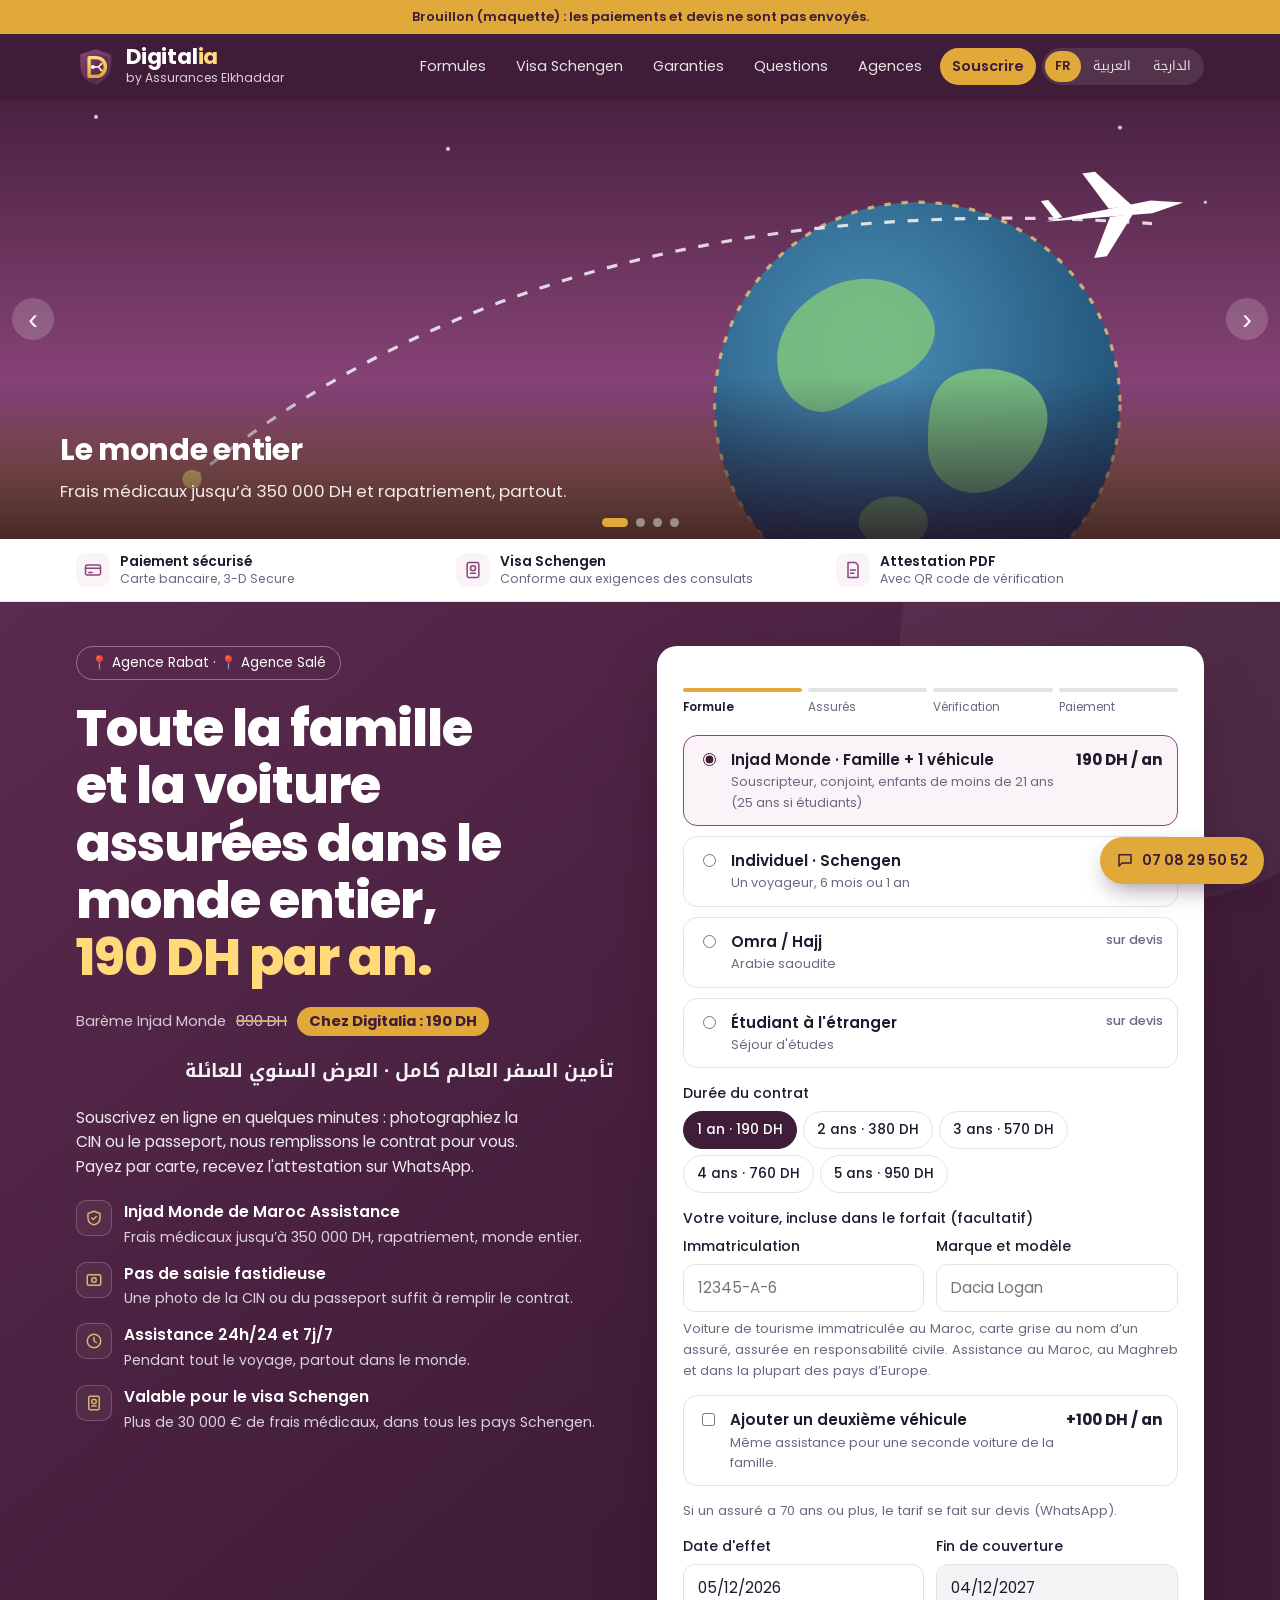
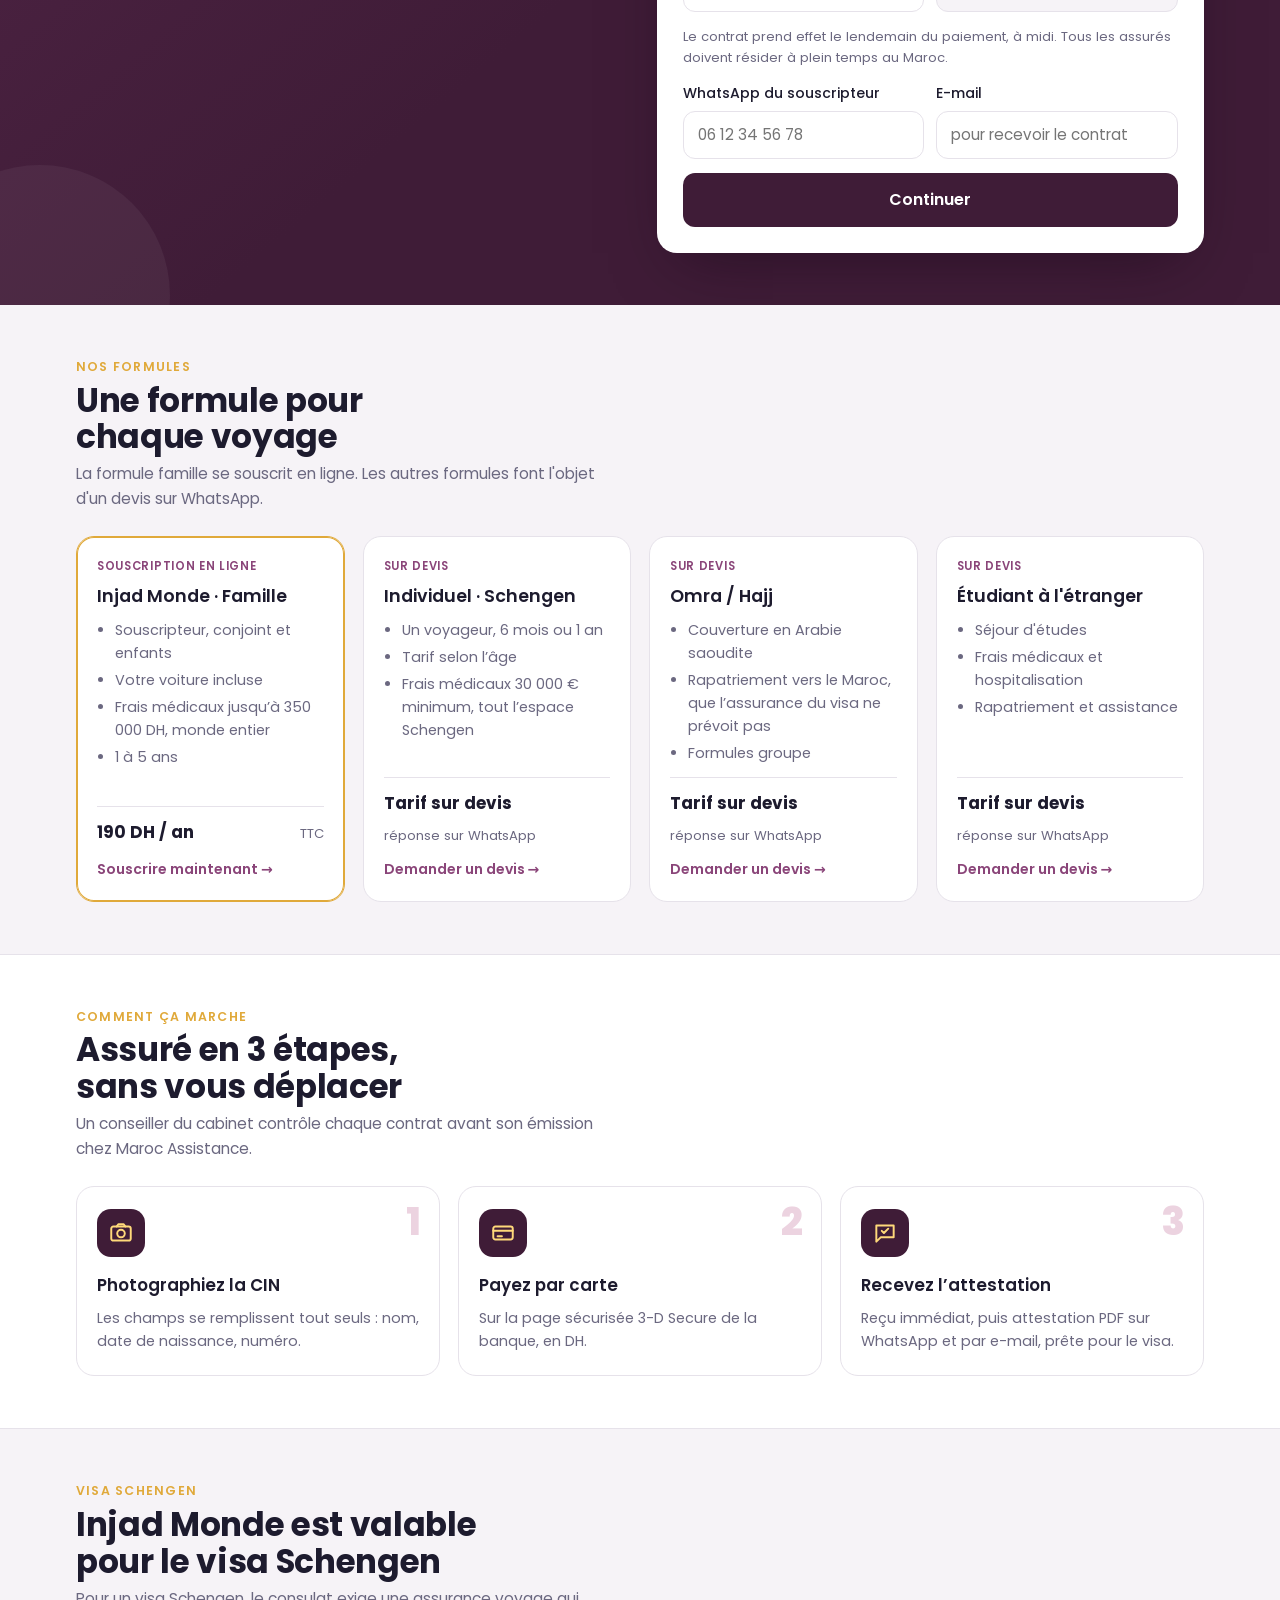
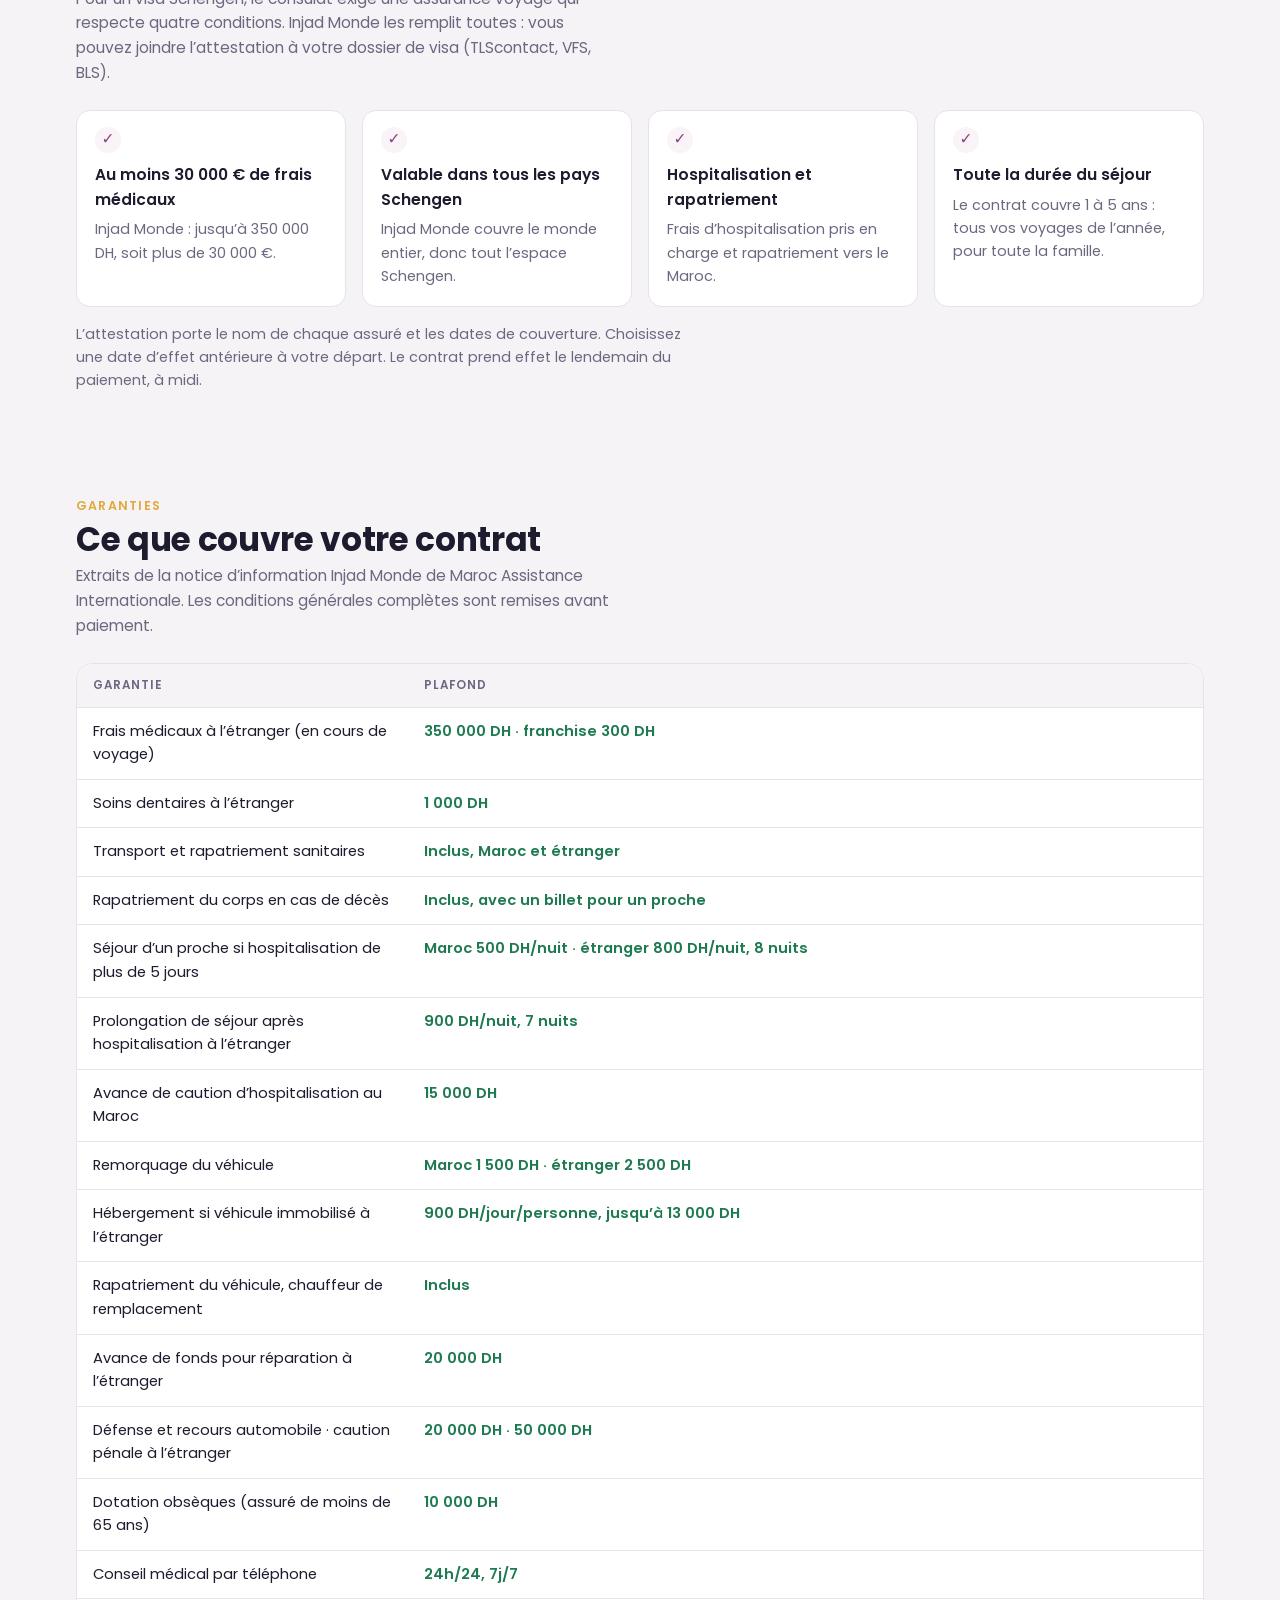
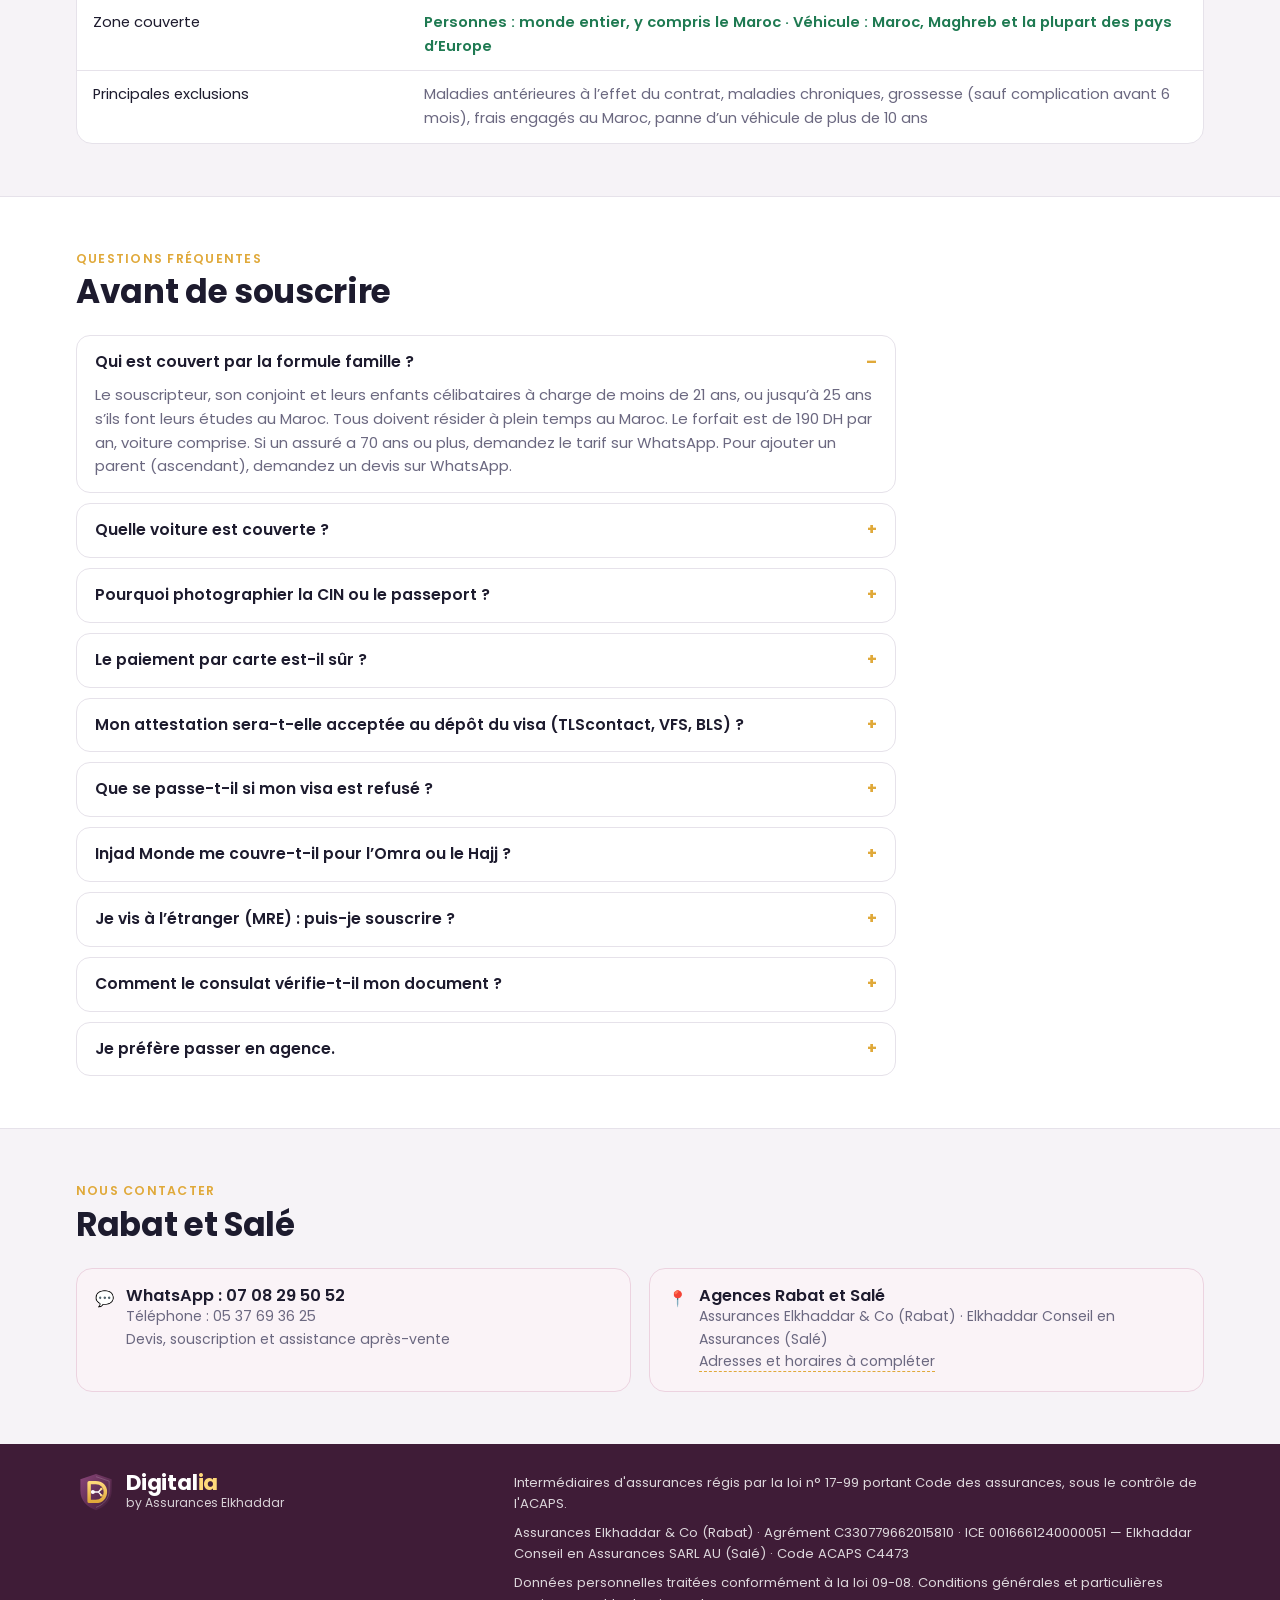
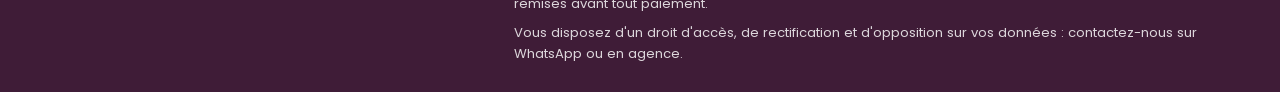
<file: digitalia-voyage/brouillon/digitalia-brouillon.html>
<!doctype html>
<html lang="fr">
<head>
<meta charset="utf-8">
<meta name="viewport" content="width=device-width,initial-scale=1,viewport-fit=cover">
<title>Digitalia · Injad Monde famille + voiture 190 DH / an · Rabat et Salé</title>
<meta name="description" content="Assistance voyage Injad Monde (Maroc Assistance) : toute la famille et la voiture, monde entier, 190 DH par an. Souscription en ligne en quelques minutes, paiement par carte, attestation sur WhatsApp. Assurances Elkhaddar, Rabat et Salé.">
<meta name="theme-color" content="#3f1c37">
<meta property="og:title" content="Toute la famille et la voiture assurées dans le monde entier, 190 DH par an">
<meta property="og:description" content="Souscription en ligne, paiement par carte, attestation sur WhatsApp.">
<meta property="og:type" content="website">
<link rel="icon" href="[data-uri]" type="image/svg+xml">
<link rel="preconnect" href="https://fonts.googleapis.com">
<link rel="preconnect" href="https://fonts.gstatic.com" crossorigin>
<link rel="stylesheet" href="https://fonts.googleapis.com/css2?family=Poppins:wght@400;500;600;700;800&family=Noto+Kufi+Arabic:wght@400;600;700&display=swap">
<style>
[hidden]{display:none !important}

/* Identité reprise de l'application Digitalia : panneau prune à gauche, carte blanche à droite, or pour l'accent "ia". */
:root{
  --prune:#3f1c37; --prune2:#5b2a4f; --prune3:#8a4579;
  --or:#e0a93a; --or2:#ffd97a;
  --ink:#1d1b2e; --quiet:#6b6880; --line:#e6e2ea;
  --bg:#f6f3f7; --surface:#ffffff; --tint:#faf3f7; --tint-line:#ecd3e0;
  --ok:#1f7a52; --warn:#a4560b; --on-prune:#ffffff;
  --f:"Poppins", system-ui, "Segoe UI", Roboto, sans-serif;
}
@media (prefers-color-scheme: dark){
  :root:not([data-theme="light"]){
    --ink:#f1ecf3; --quiet:#b3aac0; --line:#3a2d42; --bg:#160f17; --surface:#21172a; --tint:#2b1c2b; --tint-line:#4a2d45;
    --ok:#5cc597; --warn:#f0a457; color-scheme:dark;
  }
}
:root[data-theme="dark"]{
  --ink:#f1ecf3; --quiet:#b3aac0; --line:#3a2d42; --bg:#160f17; --surface:#21172a; --tint:#2b1c2b; --tint-line:#4a2d45;
  --ok:#5cc597; --warn:#f0a457; color-scheme:dark;
}
*{box-sizing:border-box}
body{margin:0;background:var(--bg);color:var(--ink);font-family:var(--f);font-size:15.5px;line-height:1.6}
.wrap{max-width:1160px;margin:0 auto;padding-left:max(16px, env(safe-area-inset-left, 0px));padding-right:max(16px, env(safe-area-inset-right, 0px))}
h1,h2,h3{margin:0;line-height:1.12;text-wrap:balance}
p{margin:0}
a{color:inherit}
:focus-visible{outline:3px solid var(--or);outline-offset:2px}
.gold{color:var(--or2)}
.ia{color:var(--or)}

/* Barre du haut */
.top{background:var(--prune);color:var(--on-prune)}
.top .wrap{display:flex;align-items:center;justify-content:space-between;gap:14px;flex-wrap:wrap;padding-block:12px}
.brand{display:flex;align-items:center;gap:10px;text-decoration:none}
.brand svg{width:40px;height:40px;flex:none}
.brand b{font-weight:700;font-size:1.35rem;letter-spacing:-.01em;display:block;line-height:1}
.brand b .ia{color:var(--or2)}
.brand small{display:block;font-size:.76rem;opacity:.8}
.menu{display:flex;gap:6px;flex-wrap:wrap;align-items:center}
.menu a{text-decoration:none;font-size:.9rem;padding:7px 12px;border-radius:999px;color:var(--on-prune);opacity:.88}
.menu a:hover{opacity:1;background:rgba(255,255,255,.08)}
.menu a.cta{background:var(--or);color:var(--prune);font-weight:600;opacity:1}

/* Héros */
.hero{background:linear-gradient(140deg,var(--prune2) 0%,var(--prune) 62%);color:var(--on-prune);position:relative;overflow:hidden}
.hero::before,.hero::after{content:"";position:absolute;border-radius:50%;background:rgba(255,255,255,.05);pointer-events:none}
.hero::before{width:520px;height:520px;right:-140px;top:-220px}
.hero::after{width:260px;height:260px;left:-90px;bottom:-120px}
.hero .wrap{position:relative;z-index:1;display:grid;grid-template-columns:1fr 1.02fr;gap:44px;padding-block:44px 52px;align-items:start}
.hero-copy{display:flex;flex-direction:column;gap:20px;min-width:0}
.pill{display:inline-flex;align-items:center;gap:6px;border:1px solid rgba(255,255,255,.35);border-radius:999px;padding:5px 14px;font-size:.84rem;width:max-content;max-width:100%}
.hero h1{font-size:clamp(2.1rem,4.4vw,3.2rem);font-weight:800;letter-spacing:-.02em}
.hero .lead{opacity:.9;max-width:50ch}
.perks{display:flex;flex-direction:column;gap:12px;padding:0;margin:0;list-style:none}
.perks li{display:flex;gap:12px;align-items:flex-start}
.perks .ico{flex:none;width:36px;height:36px;border-radius:10px;border:1px solid rgba(255,255,255,.25);display:grid;place-items:center;background:rgba(255,255,255,.06)}
.perks svg{width:18px;height:18px;stroke:var(--or2);fill:none;stroke-width:2;stroke-linecap:round;stroke-linejoin:round}
.perks b{font-weight:600;display:block}
.perks span{font-size:.88rem;opacity:.8}

/* Carte formulaire (comme la carte de connexion Digitalia) */
.card{background:var(--surface);color:var(--ink);border-radius:20px;padding:26px;box-shadow:0 24px 60px -24px rgba(20,5,20,.55);min-width:0}
.card-head{display:flex;flex-direction:column;align-items:center;gap:4px;text-align:center;margin-bottom:18px}
.card-head h2{font-size:1.35rem;font-weight:700}
.card-head p{color:var(--quiet);font-size:.92rem}
.seg{display:grid;grid-template-columns:repeat(4,1fr);gap:4px;background:var(--bg);border-radius:12px;padding:4px;margin-bottom:14px}
.seg label{position:relative;text-align:center;font-size:.82rem;line-height:1.25;padding:9px 6px;border-radius:9px;cursor:pointer;color:var(--quiet)}
.seg input{position:absolute;opacity:0;inset:0;cursor:pointer}
.seg label:has(input:checked){background:var(--surface);color:var(--ink);font-weight:600;box-shadow:0 2px 8px -3px rgba(40,10,40,.25)}
.seg label:has(input:focus-visible){outline:3px solid var(--or)}
.note{display:flex;gap:10px;align-items:flex-start;background:var(--tint);border:1px solid var(--tint-line);border-radius:12px;padding:12px 14px;margin-bottom:16px;font-size:.86rem}
.note b{display:block;font-size:.92rem}
.note span{color:var(--quiet)}
.note .dot{color:#d6336c;flex:none}
.stack{display:flex;flex-direction:column;gap:14px}
.row{display:grid;grid-template-columns:1fr 1fr;gap:12px}
.field{display:flex;flex-direction:column;gap:6px;min-width:0}
.field label,.lbl{font-weight:500;font-size:.88rem}
input,select{font:inherit;font-size:.95rem;color:var(--ink);background:var(--surface);border:1px solid var(--line);border-radius:12px;padding:11px 14px;width:100%;min-width:0}
input:focus,select:focus{outline:none;border-color:var(--prune3);box-shadow:0 0 0 3px rgba(138,69,121,.18)}
.chips{display:flex;flex-wrap:wrap;gap:8px}
.chip{position:relative}
.chip input{position:absolute;opacity:0;inset:0;cursor:pointer}
.chip span{display:inline-block;padding:7px 13px;border:1px solid var(--line);border-radius:999px;font-size:.86rem;cursor:pointer}
.chip input:checked + span{background:var(--prune);border-color:var(--prune);color:var(--on-prune);font-weight:500}
.chip input:focus-visible + span{outline:3px solid var(--or);outline-offset:2px}
.hint{font-size:.82rem;color:var(--quiet)}
.hint.warn{color:var(--warn)}
.consent{display:flex;gap:10px;align-items:flex-start;font-size:.8rem;color:var(--quiet)}
.consent input{width:auto;margin-top:4px;accent-color:var(--prune)}
.btn{font:inherit;font-weight:600;border:0;border-radius:12px;padding:14px 18px;cursor:pointer;background:var(--prune);color:var(--on-prune);width:100%;font-size:1rem;text-align:center;text-decoration:none;display:block}
.btn:hover{background:var(--prune2)}
.btn.gold{background:var(--or);color:var(--prune)}
.btn.gold:hover{background:var(--or2)}
.btn.line{background:transparent;color:var(--ink);border:1px solid var(--line)}
.err{color:var(--warn);font-size:.86rem;font-weight:500}

/* Récapitulatif */
.recap{padding-block:34px 10px}
.ticket{display:grid;grid-template-columns:1fr 260px;background:var(--surface);border:1px solid var(--line);border-radius:20px;overflow:hidden}
.ticket-main{padding:22px 24px;display:flex;flex-direction:column;gap:18px;min-width:0}
.t-head{display:flex;justify-content:space-between;align-items:baseline;gap:10px;flex-wrap:wrap}
.t-head h3{font-size:1.1rem;font-weight:600}
.ref{font-size:.82rem;color:var(--quiet);font-variant-numeric:tabular-nums}
.route{display:flex;align-items:center;gap:14px}
.code{font-weight:800;font-size:1.9rem;letter-spacing:.03em;color:var(--prune)}
:root[data-theme="dark"] .code{color:var(--or2)}
@media (prefers-color-scheme: dark){:root:not([data-theme="light"]) .code{color:var(--or2)}}
.route .line-a{flex:1;border-top:2px dashed var(--line);position:relative;min-width:30px}
.route .line-a::after{content:"";position:absolute;right:-2px;top:-6px;width:10px;height:10px;border-radius:50%;background:var(--or)}
.kv{display:grid;grid-template-columns:repeat(4,minmax(0,1fr));gap:12px}
.kv small{display:block;font-size:.7rem;letter-spacing:.08em;text-transform:uppercase;color:var(--quiet)}
.kv b{font-weight:600;font-variant-numeric:tabular-nums;overflow-wrap:anywhere}
.stub{background:var(--tint);border-left:2px dashed var(--tint-line);padding:22px;display:flex;flex-direction:column;gap:12px;justify-content:center}
.status{display:inline-flex;align-items:center;gap:7px;font-size:.8rem;font-weight:600;color:var(--quiet)}
.status::before{content:"";width:8px;height:8px;border-radius:50%;background:currentColor}
.status.ready{color:var(--ok)}
.stub p{font-size:.88rem;color:var(--quiet)}
.msg{margin-top:12px;display:grid;gap:8px}
.msg pre{font-family:ui-monospace,Consolas,monospace;font-size:.8rem;white-space:pre-wrap;background:var(--surface);border:1px solid var(--line);border-radius:12px;padding:12px;margin:0;max-height:190px;overflow:auto}

/* Sections */
section.block{padding-block:52px}
section.alt{background:var(--surface);border-block:1px solid var(--line)}
.kicker{font-size:.78rem;font-weight:600;letter-spacing:.1em;text-transform:uppercase;color:var(--or)}
.sec-head{display:flex;flex-direction:column;gap:6px;margin-bottom:24px;max-width:60ch}
.sec-head h2{font-size:clamp(1.5rem,3vw,2.05rem);font-weight:700;letter-spacing:-.01em}
.sec-head p{color:var(--quiet)}
.offers{display:grid;grid-template-columns:repeat(4,minmax(0,1fr));gap:18px}
.offer{border:1px solid var(--line);border-radius:18px;padding:20px;display:flex;flex-direction:column;gap:12px;background:var(--surface)}
.offer.star{border-color:var(--or);box-shadow:0 0 0 1px var(--or) inset}
.offer .tag{font-size:.72rem;font-weight:600;letter-spacing:.06em;text-transform:uppercase;color:var(--prune3)}
.offer h3{font-size:1.1rem;font-weight:600}
.offer ul{margin:0;padding-left:18px;color:var(--quiet);font-size:.9rem;display:flex;flex-direction:column;gap:4px}
.offer .price{margin-top:auto;display:flex;align-items:baseline;justify-content:space-between;gap:8px;border-top:1px solid var(--line);padding-top:12px;flex-wrap:wrap}
.offer .price b{font-size:1.05rem;font-variant-numeric:tabular-nums}
.offer .price span{font-size:.82rem;color:var(--quiet)}
.offer button{font:inherit;font-size:.88rem;font-weight:600;background:none;border:0;color:var(--prune3);cursor:pointer;padding:0;text-align:left}
:root[data-theme="dark"] .offer button{color:var(--or2)}
@media (prefers-color-scheme: dark){:root:not([data-theme="light"]) .offer button{color:var(--or2)}}
.tbl{overflow-x:auto;border:1px solid var(--line);border-radius:16px;background:var(--surface)}
table{width:100%;border-collapse:collapse;font-size:.92rem;min-width:560px}
th,td{text-align:left;padding:12px 16px;border-bottom:1px solid var(--line);vertical-align:top}
tr:last-child td{border-bottom:0}
th{font-size:.74rem;text-transform:uppercase;letter-spacing:.08em;color:var(--quiet);font-weight:600;background:var(--bg)}
td.y{color:var(--ok);font-weight:600}
td.c{color:var(--quiet)}
.steps{display:grid;grid-template-columns:repeat(4,minmax(0,1fr));gap:22px;list-style:none;padding:0;margin:0;counter-reset:s}
.steps li{counter-increment:s;display:flex;flex-direction:column;gap:6px}
.steps li::before{content:counter(s);width:38px;height:38px;border-radius:12px;background:var(--prune);color:var(--or2);font-weight:700;display:grid;place-items:center}
.steps b{font-weight:600}
.steps p{font-size:.9rem;color:var(--quiet)}
.faq{display:flex;flex-direction:column;gap:10px;max-width:820px}
details{border:1px solid var(--line);border-radius:14px;background:var(--surface);padding:14px 18px}
summary{cursor:pointer;font-weight:600;list-style:none;display:flex;justify-content:space-between;gap:12px}
summary::-webkit-details-marker{display:none}
summary::after{content:"+";color:var(--or);font-weight:700}
details[open] summary::after{content:"–"}
details p{color:var(--quiet);margin-top:8px;font-size:.93rem}
.agences{display:grid;grid-template-columns:1fr 1fr;gap:18px}
.agence{border:1px solid var(--tint-line);background:var(--tint);border-radius:16px;padding:18px;display:flex;gap:12px}
.agence h3{font-size:1.02rem;font-weight:600}
.agence p{font-size:.88rem;color:var(--quiet)}
.todo{border-bottom:1px dashed var(--or)}

footer{background:var(--prune);color:var(--on-prune)}
footer .wrap{padding-block:28px;display:grid;grid-template-columns:1.2fr 2fr;gap:24px;font-size:.82rem}
footer p{opacity:.82}
footer .fb{display:flex;flex-direction:column;gap:8px}

.wa-float{position:fixed;right:calc(16px + env(safe-area-inset-right, 0px));bottom:calc(16px + env(safe-area-inset-bottom, 0px));z-index:20;background:var(--or);color:var(--prune);font-weight:600;font-size:.9rem;text-decoration:none;padding:12px 16px;border-radius:999px;box-shadow:0 10px 24px -8px rgba(40,10,40,.5);display:flex;align-items:center;gap:8px}
.wa-float svg{width:18px;height:18px}

@media (max-width:920px){
  .hero .wrap{grid-template-columns:1fr}
  .ticket{grid-template-columns:1fr}
  .stub{border-left:0;border-top:2px dashed var(--tint-line)}
  .kv{grid-template-columns:repeat(2,minmax(0,1fr))}
  .offers{grid-template-columns:1fr 1fr}
  .steps{grid-template-columns:1fr 1fr}
  footer .wrap{grid-template-columns:1fr}
}
@media (max-width:560px){
  .row,.offers,.steps,.agences{grid-template-columns:1fr}
  .seg{grid-template-columns:1fr 1fr}
  .menu a:not(.cta){display:none}
  .card{padding:20px}
}
@media (prefers-reduced-motion:no-preference){
  .ticket.flash{animation:fl .7s ease}
  @keyframes fl{from{box-shadow:0 0 0 4px var(--or)}to{box-shadow:0 0 0 0 transparent}}
}

/* Tunnel de souscription */
.steps-bar{display:grid;grid-template-columns:repeat(4,1fr);gap:6px;margin-bottom:18px;list-style:none;padding:0}
.steps-bar li{font-size:.74rem;color:var(--quiet);display:flex;flex-direction:column;gap:6px}
.steps-bar li::before{content:"";height:4px;border-radius:4px;background:var(--line)}
.steps-bar li.on{color:var(--ink);font-weight:600}
.steps-bar li.on::before,.steps-bar li.done::before{background:var(--or)}
.pane[hidden]{display:none}
.offer-pick{display:flex;flex-direction:column;gap:10px}
.opt{position:relative;display:flex;gap:12px;align-items:flex-start;border:1px solid var(--line);border-radius:14px;padding:12px 14px;cursor:pointer}
.opt input{width:auto;flex:none;padding:0;margin-top:5px;accent-color:var(--prune)}
.opt:has(input:checked){border-color:var(--prune3);background:var(--tint)}
.opt .o-body{flex:1;min-width:0}
.opt b{display:block;font-weight:600;font-size:.95rem}
.opt small{color:var(--quiet);font-size:.8rem;display:block}
.opt .o-price{font-weight:700;white-space:nowrap;font-variant-numeric:tabular-nums}
.opt .o-price.q{font-weight:500;font-size:.8rem;color:var(--quiet)}
.lang{display:inline-flex;gap:2px;background:rgba(255,255,255,.1);border-radius:999px;padding:3px}
.lang button{font:inherit;font-size:.8rem;border:0;background:none;color:var(--on-prune);padding:5px 10px;border-radius:999px;cursor:pointer;opacity:.85}
.lang button[aria-pressed="true"]{background:var(--or);color:var(--prune);font-weight:600;opacity:1}
.lang button.arb{font-family:"Noto Kufi Arabic",Tahoma,sans-serif}
[dir="rtl"] body{font-family:"Noto Kufi Arabic","Segoe UI",Tahoma,sans-serif;line-height:1.75}
[dir="rtl"] .hero h1{letter-spacing:0;line-height:1.35}
[dir="rtl"] .kicker,[dir="rtl"] .kv small,[dir="rtl"] th{letter-spacing:0}
[dir="rtl"] .ar-line{display:none}
.wa-float,.num{direction:ltr;unicode-bidi:isolate}
[dir="rtl"] input[type=tel],[dir="rtl"] input[type=email],[dir="rtl"] .num{direction:ltr;text-align:right}
.ar{font-family:"Noto Kufi Arabic","Segoe UI",Tahoma,sans-serif;direction:rtl;unicode-bidi:isolate}
.trav{border:1px solid var(--line);border-radius:14px;padding:14px;display:flex;flex-direction:column;gap:12px}
.trav-head{display:flex;justify-content:space-between;align-items:center;gap:8px;flex-wrap:wrap}
.trav-head b{font-weight:600}
.trav-head button{font:inherit;font-size:.8rem;background:none;border:0;color:var(--warn);cursor:pointer}
.scan{display:flex;gap:10px;align-items:center;flex-wrap:wrap;background:var(--tint);border:1px dashed var(--tint-line);border-radius:12px;padding:10px 12px}
.scan label.btn{width:auto;padding:9px 14px;font-size:.86rem;display:inline-flex;align-items:center;gap:6px;cursor:pointer}
.scan input[type=file]{position:absolute;width:1px;height:1px;opacity:0}
.scan .s-msg{font-size:.82rem;color:var(--quiet);flex:1;min-width:150px}
.scan .s-msg.ok{color:var(--ok)}
.scan .s-msg.bad{color:var(--warn)}
.g3{display:grid;grid-template-columns:repeat(3,minmax(0,1fr));gap:10px}
.addbtn{font:inherit;font-size:.88rem;font-weight:600;background:none;border:1px dashed var(--prune3);color:var(--prune3);border-radius:12px;padding:10px;cursor:pointer}
.recap-list{display:grid;grid-template-columns:auto 1fr;gap:6px 14px;font-size:.9rem;margin:0}
.recap-list dt{color:var(--quiet)}
.recap-list dd{margin:0;font-weight:500;overflow-wrap:anywhere}
.total{display:flex;justify-content:space-between;align-items:baseline;border-top:1px solid var(--line);padding-top:12px;margin-top:4px}
.total b{font-size:1.5rem;font-variant-numeric:tabular-nums}
.nav{display:flex;gap:10px}
.nav .btn{flex:1}
.pay-box{border:1px solid var(--line);border-radius:14px;padding:16px;display:flex;flex-direction:column;gap:10px}
.cards{display:flex;gap:6px;flex-wrap:wrap}
.cards span{font-size:.72rem;font-weight:700;border:1px solid var(--line);border-radius:6px;padding:3px 8px;letter-spacing:.04em}
.demo{font-size:.8rem;background:var(--tint);border:1px solid var(--tint-line);border-radius:10px;padding:10px 12px;color:var(--ink)}
.pipe{list-style:none;padding:0;margin:0;display:flex;flex-direction:column;gap:10px}
.pipe li{display:flex;gap:12px;align-items:flex-start;font-size:.9rem}
.pipe li i{flex:none;width:22px;height:22px;border-radius:50%;border:2px solid var(--line);display:grid;place-items:center;font-style:normal;font-size:.7rem;margin-top:1px}
.pipe li.ok i{background:var(--ok);border-color:var(--ok);color:#fff}
.pipe li.wait i{border-color:var(--or)}
.pipe li small{display:block;color:var(--quiet);font-size:.8rem}
.json{font-family:ui-monospace,Consolas,monospace;font-size:.74rem;white-space:pre;background:var(--bg);border:1px solid var(--line);border-radius:10px;padding:10px;max-height:200px;overflow:auto;margin:0}
.flow{display:grid;grid-template-columns:repeat(5,minmax(0,1fr));gap:12px;list-style:none;padding:0;margin:0}
.flow li{border:1px solid var(--line);border-radius:14px;padding:14px;background:var(--surface);display:flex;flex-direction:column;gap:6px}
.flow li b{font-weight:600;font-size:.95rem}
.flow li span{font-size:.84rem;color:var(--quiet)}
.flow li em{font-style:normal;font-size:.7rem;font-weight:700;letter-spacing:.06em;text-transform:uppercase;color:var(--or)}
@media (max-width:920px){.flow{grid-template-columns:1fr 1fr}}
@media (max-width:560px){.g3,.flow{grid-template-columns:1fr}.steps-bar li{font-size:.68rem}}

.consent a.cg{color:var(--prune3);font-weight:600;white-space:nowrap}
:root[data-theme="dark"] .consent a.cg{color:var(--or2)}
@media (prefers-color-scheme: dark){:root:not([data-theme="light"]) .consent a.cg{color:var(--or2)}}
.scan .bar{height:3px;border-radius:3px;background:linear-gradient(90deg,var(--or),var(--prune3),var(--or));background-size:200% 100%;flex-basis:100%}
@media (prefers-reduced-motion:no-preference){.scan .bar{animation:ld 1.1s linear infinite}@keyframes ld{to{background-position:-200% 0}}}
.btn[disabled]{opacity:.6;cursor:progress}

.date-fr{font-variant-numeric:tabular-nums;direction:ltr}
[dir="rtl"] .date-fr{text-align:right}
.date-fr.bad{border-color:var(--warn)}
#echeance{background:var(--bg)}
.scan label.btn.line{background:var(--surface)}
.chip span{font-variant-numeric:tabular-nums}
#dureePick{gap:6px}
@media (max-width:560px){
  .tbl table{min-width:0}
  .tbl thead{display:none}
  .tbl tr{display:block;border-bottom:1px solid var(--line);padding-block:10px}
  .tbl tr:last-child{border-bottom:0}
  .tbl td{display:block;border:0;padding:2px 16px}
  .tbl td.y,.tbl td.c{font-size:.88rem}
}

/* Carrousel d'images */
.slider{position:relative;overflow:hidden;background:var(--prune);touch-action:pan-y}
.slides{display:flex;transition:transform .7s cubic-bezier(.4,.1,.2,1)}
.slide{flex:0 0 100%;margin:0;position:relative;aspect-ratio:12/5;max-height:440px;min-height:220px}
.slide img{width:100%;height:100%;object-fit:cover;display:block}
.slide figcaption{position:absolute;left:0;right:0;bottom:0;padding:48px max(16px,env(safe-area-inset-left,0px)) 34px;
  background:linear-gradient(transparent,rgba(30,10,28,.78));color:#fff;display:flex;flex-direction:column;gap:4px}
.slide figcaption b{font-size:clamp(1.15rem,3.2vw,1.9rem);font-weight:700;letter-spacing:-.01em;max-width:1160px;margin-inline:auto;width:100%}
.slide figcaption span{font-size:clamp(.85rem,1.8vw,1.05rem);opacity:.9;max-width:1160px;margin-inline:auto;width:100%}
.sl-nav{position:absolute;top:50%;transform:translateY(-50%);width:42px;height:42px;border-radius:50%;border:0;
  background:rgba(255,255,255,.18);color:#fff;font-size:1.8rem;line-height:1;cursor:pointer;backdrop-filter:blur(4px)}
.sl-nav:hover{background:rgba(255,255,255,.32)}
.sl-nav.prev{left:12px}.sl-nav.next{right:12px}
.dots{position:absolute;bottom:12px;left:0;right:0;display:flex;justify-content:center;gap:8px}
.dots button{width:9px;height:9px;border-radius:999px;border:0;padding:0;background:rgba(255,255,255,.45);cursor:pointer;transition:width .3s}
.dots button[aria-selected="true"]{width:26px;background:var(--or)}
.slides{direction:ltr}
[dir="rtl"] .slide figcaption{direction:rtl;text-align:right}
@media (max-width:560px){.sl-nav{display:none}.slide{aspect-ratio:4/3}}
@media (prefers-reduced-motion:reduce){.slides{transition:none}}

.ancre{display:flex;flex-wrap:wrap;align-items:baseline;gap:6px 10px;font-size:.92rem}
.ancre span{opacity:.75}.ancre s{opacity:.75;text-decoration-thickness:2px;text-decoration-color:var(--or2)}
.ancre b{background:var(--or);color:var(--prune);border-radius:999px;padding:3px 12px;font-weight:700}

/* Bandeau de confiance */
.trust{background:var(--surface);border-bottom:1px solid var(--line)}
.trust ul{list-style:none;margin-block:0;display:grid;grid-template-columns:repeat(3,minmax(0,1fr));gap:12px;padding-block:14px}
.trust li{display:flex;gap:10px;align-items:center;min-width:0}
.trust svg{flex:none;width:34px;height:34px;padding:7px;border-radius:10px;background:var(--tint);stroke:var(--prune3);fill:none;stroke-width:1.8;stroke-linecap:round;stroke-linejoin:round}
.trust span{display:flex;flex-direction:column;font-size:.78rem;color:var(--quiet);line-height:1.3}
.trust b{color:var(--ink);font-size:.86rem;font-weight:600}
:root[data-theme="dark"] .trust svg{stroke:var(--or2)}
@media (prefers-color-scheme:dark){:root:not([data-theme="light"]) .trust svg{stroke:var(--or2)}}
@media (max-width:560px){.trust ul{grid-template-columns:1fr}}
/* Comment ça marche */
.etapes{list-style:none;padding:0;margin:0;display:grid;grid-template-columns:repeat(3,minmax(0,1fr));gap:18px;counter-reset:e}
.etapes li{counter-increment:e;position:relative;background:var(--surface);border:1px solid var(--line);border-radius:18px;padding:22px 20px;display:flex;flex-direction:column;gap:8px;transition:transform .25s,box-shadow .25s}
.etapes li:hover{transform:translateY(-3px);box-shadow:0 14px 30px -18px rgba(40,10,40,.45)}
.etapes li::after{content:counter(e);position:absolute;top:16px;right:18px;font-size:2.4rem;font-weight:800;color:var(--tint-line);line-height:1}
.etapes .ic svg{width:48px;height:48px;padding:11px;border-radius:14px;background:var(--prune);stroke:var(--or2);fill:none;stroke-width:1.8;stroke-linecap:round;stroke-linejoin:round}
.etapes b{font-size:1.05rem;font-weight:600}
.etapes li>span:last-child{font-size:.9rem;color:var(--quiet)}
@media (max-width:760px){.etapes{grid-template-columns:1fr}}
.offer{transition:transform .25s,box-shadow .25s}
.offer:hover{transform:translateY(-3px);box-shadow:0 14px 30px -18px rgba(40,10,40,.45)}
/* Barre « Souscrire » fixe sur téléphone */
.cta-bar{display:none}
@media (max-width:760px){
  .cta-bar{position:fixed;left:0;right:0;bottom:0;z-index:25;display:flex;align-items:center;gap:10px;background:var(--prune);color:#fff;
    padding:10px max(16px,env(safe-area-inset-right,0px)) calc(10px + env(safe-area-inset-bottom,0px)) max(16px,env(safe-area-inset-left,0px));
    box-shadow:0 -8px 24px -12px rgba(20,5,20,.6);transition:transform .3s}
  .cta-bar span{flex:1;display:flex;flex-direction:column;line-height:1.2}.cta-bar b{font-size:1.1rem;color:var(--or2)}.cta-bar small{font-size:.8rem;opacity:.85}
  .cta-bar .btn{width:auto;padding:10px 18px;font-size:.95rem}
  .cta-wa{width:42px;height:42px;border-radius:50%;display:grid;place-items:center;background:rgba(255,255,255,.14);color:#fff}
  .cta-wa svg{width:20px;height:20px}
  .cta-bar.cache{transform:translateY(110%)}
  .wa-float{display:none}
  body{padding-bottom:76px}
}
.visa-ok{list-style:none;padding:0;margin:0;display:grid;grid-template-columns:repeat(4,minmax(0,1fr));gap:16px}
.visa-ok li{display:flex;flex-direction:column;gap:6px;padding:18px;border:1px solid var(--line);border-radius:14px;background:var(--surface);position:relative;padding-top:52px}
.visa-ok li::before{content:"✓";position:absolute;top:16px;left:18px;width:26px;height:26px;border-radius:50%;display:grid;place-items:center;background:var(--tint);color:var(--prune3);font-weight:700}
[dir="rtl"] .visa-ok li::before{left:auto;right:18px}
.visa-ok b{font-weight:600}
.visa-ok span{font-size:.9rem;color:var(--quiet)}
.visa-note{margin-top:16px;color:var(--quiet);font-size:.9rem;max-width:70ch}
@media (max-width:920px){.visa-ok{grid-template-columns:1fr 1fr}}
@media (max-width:560px){.visa-ok{grid-template-columns:1fr}}
.add2{display:grid;grid-template-columns:1fr 1fr;gap:10px}
.add2 [hidden]{display:none!important}
.add2:has(> [hidden]){grid-template-columns:1fr}
.scan .s-titre{flex-basis:100%;margin:0;font-weight:600;font-size:.88rem;color:var(--ink)}
@media (max-width:400px){.add2{grid-template-columns:1fr}}
.sous-plus{display:flex;flex-direction:column;gap:12px;border-top:1px solid var(--line);padding-top:14px}
.sous-plus .s-titre{margin:0;font-weight:600;font-size:.92rem}
.sous-plus .circ-txt{margin-top:8px}
.scan .pj{flex-basis:100%;font-size:.82rem;font-weight:600;color:var(--ok)}
/* Plafonds en français : lus de gauche à droite même en arabe */
[dir="rtl"] td.y{direction:ltr;text-align:right;unicode-bidi:isolate}

</style>
</head>
<body>
<div style="background:#e0a93a;color:#3f1c37;font:600 13px/1.4 Poppins,system-ui,sans-serif;text-align:center;padding:8px 16px">Brouillon (maquette) : les paiements et devis ne sont pas envoyés.</div>
<svg width="0" height="0" style="position:absolute" aria-hidden="true">
  <defs>
    <linearGradient id="dg-b" x1="0" y1="0" x2="1" y2="1"><stop offset="0" stop-color="#8a4579"/><stop offset="1" stop-color="#3f1c37"/></linearGradient>
    <linearGradient id="dg-o" x1="0" y1="0" x2="0" y2="1"><stop offset="0" stop-color="#ffd97a"/><stop offset="1" stop-color="#e0a93a"/></linearGradient>
    <symbol id="logo" viewBox="0 0 64 64">
      <path d="M32 3 L57 11.5 V30 C57 45.5 46.5 56 32 61 C17.5 56 7 45.5 7 30 V11.5 Z" fill="url(#dg-b)"/>
      <path d="M32 7.5 L53 14.6 V30 C53 43 44.4 52 32 56.6" fill="none" stroke="#ffffff" stroke-opacity=".18" stroke-width="1.5"/>
      <path d="M21 17 H31.5 C41 17 47 23.5 47 32 C47 40.5 41 47 31.5 47 H21 Z" fill="none" stroke="url(#dg-o)" stroke-width="5.5" stroke-linejoin="round"/>
      <path d="M27.5 32 H36 M36 32 L39.5 28 M36 32 L39.5 36" stroke="#fff" stroke-width="2.2" stroke-linecap="round" fill="none"/>
      <circle cx="27" cy="32" r="3.2" fill="#fff"/><circle cx="40.5" cy="27" r="2" fill="#ffd97a"/><circle cx="40.5" cy="37" r="2" fill="#ffd97a"/>
    </symbol>
  </defs>
</svg>

<header class="top">
  <div class="wrap">
    <a class="brand" href="#souscrire"><svg aria-label="Digitalia"><use href="#logo"/></svg><span><b>Digital<span class="ia">ia</span></b><small>by Assurances Elkhaddar</small></span></a>
    <nav class="menu" aria-label="Navigation">
      <a href="#offres">Formules</a>
      <a href="#schengen">Visa Schengen</a>
      <a href="#garanties">Garanties</a>
      <a href="#faq">Questions</a>
      <a href="#agences">Agences</a>
      <a class="cta" href="#souscrire">Souscrire</a>
      <div class="lang no-tr" role="group" aria-label="Langue"><button type="button" data-l="fr" aria-pressed="true">FR</button><button type="button" class="arb" data-l="ar" aria-pressed="false">العربية</button><button type="button" class="arb" data-l="da" aria-pressed="false">الدارجة</button></div>
    </nav>
  </div>
</header>

<main>
  <section class="slider" id="slider" aria-roledescription="carrousel" aria-label="Injad Monde en images">
    <div class="slides" id="slides">
      <figure class="slide" aria-roledescription="diapositive"><img src="[data-uri]" alt="Un avion autour du globe" width="1200" height="500"><figcaption><b>Le monde entier</b><span>Frais médicaux jusqu’à 350 000 DH et rapatriement, partout.</span></figcaption></figure>
      <figure class="slide" aria-roledescription="diapositive"><img src="[data-uri]" alt="Une voiture sur la route vers l’Europe" width="1200" height="500" loading="lazy"><figcaption><b>Votre voiture incluse</b><span>Dépannage, remorquage et rapatriement au Maroc, au Maghreb et en Europe.</span></figcaption></figure>
      <figure class="slide" aria-roledescription="diapositive"><img src="[data-uri]" alt="Une famille prête à partir" width="1200" height="500" loading="lazy"><figcaption><b>Toute la famille, un seul contrat</b><span>Conjoint et enfants, 190 DH par an.</span></figcaption></figure>
      <figure class="slide" aria-roledescription="diapositive"><img src="[data-uri]" alt="Assistance par téléphone 24 heures sur 24" width="1200" height="500" loading="lazy"><figcaption><b>Assistance 24h/24, 7j/7</b><span>Un médecin et un conseiller au bout du fil, où que vous soyez.</span></figcaption></figure>
    </div>
    <button class="sl-nav prev" type="button" aria-label="Image précédente">‹</button>
    <button class="sl-nav next" type="button" aria-label="Image suivante">›</button>
    <div class="dots" id="dots" role="tablist" aria-label="Choisir une image"></div>
  </section>
  <div class="trust"><ul class="wrap">
    <li><svg viewBox="0 0 24 24" aria-hidden="true"><rect x="3" y="6" width="18" height="12" rx="2"/><path d="M3 10h18M7 15h4"/></svg><span><b>Paiement sécurisé</b>Carte bancaire, 3-D Secure</span></li>
    <li><svg viewBox="0 0 24 24" aria-hidden="true"><rect x="5" y="3" width="14" height="18" rx="2"/><circle cx="12" cy="10" r="3"/><path d="M9 16h6"/></svg><span><b>Visa Schengen</b>Conforme aux exigences des consulats</span></li>
    <li><svg viewBox="0 0 24 24" aria-hidden="true"><path d="M6 3h9l3 3v15H6z"/><path d="M9 12h6M9 16h4"/></svg><span><b>Attestation PDF</b>Avec QR code de vérification</span></li>
  </ul></div>
  <section class="hero" id="souscrire">
    <div class="wrap">
      <div class="hero-copy">
        <span class="pill">📍 Agence Rabat · 📍 Agence Salé</span>
        <h1>Toute la famille et la voiture<br>assurées dans le monde entier,<br><span class="gold">190 DH par an.</span></h1>
        <p class="ancre"><span>Barème Injad Monde</span> <s>890 DH</s> <b>Chez Digitalia : 190 DH</b></p>
        <p class="ar ar-line" style="font-size:1.15rem;font-weight:700;opacity:.95">تأمين السفر العالم كامل · العرض السنوي للعائلة</p>
        <p class="lead">Souscrivez en ligne en quelques minutes : photographiez la CIN ou le passeport, nous remplissons le contrat pour vous. Payez par carte, recevez l'attestation sur WhatsApp.</p>
        <ul class="perks">
          <li><span class="ico"><svg viewBox="0 0 24 24"><path d="M12 3l8 3v6c0 5-3.5 8-8 9-4.5-1-8-4-8-9V6z"/><path d="M9 12l2 2 4-4"/></svg></span><div><b>Injad Monde de Maroc Assistance</b><span>Frais médicaux jusqu’à 350 000 DH, rapatriement, monde entier.</span></div></li>
          <li><span class="ico"><svg viewBox="0 0 24 24"><rect x="3" y="5" width="18" height="14" rx="2"/><circle cx="12" cy="12" r="3"/></svg></span><div><b>Pas de saisie fastidieuse</b><span>Une photo de la CIN ou du passeport suffit à remplir le contrat.</span></div></li>
          <li><span class="ico"><svg viewBox="0 0 24 24"><path d="M12 7v5l3 2"/><circle cx="12" cy="12" r="9"/></svg></span><div><b>Assistance 24h/24 et 7j/7</b><span>Pendant tout le voyage, partout dans le monde.</span></div></li>
          <li><span class="ico"><svg viewBox="0 0 24 24"><rect x="5" y="3" width="14" height="18" rx="2"/><circle cx="12" cy="10" r="3"/><path d="M9 16h6"/></svg></span><div><b>Valable pour le visa Schengen</b><span>Plus de 30 000 € de frais médicaux, dans tous les pays Schengen.</span></div></li>
        </ul>
      </div>

      <div class="card">
        <ol class="steps-bar" id="stepsBar">
          <li class="on">Formule</li><li>Assurés</li><li>Vérification</li><li>Paiement</li>
        </ol>

        <!-- Étape 1 : formule -->
        <div class="pane" id="p1">
          <div class="stack">
            <div class="offer-pick" role="radiogroup" aria-label="Formule">
              <label class="opt"><input type="radio" name="offre" value="FAM_MONDE_AN" checked><span class="o-body"><b>Injad Monde · Famille + 1 véhicule</b><small>Souscripteur, conjoint, enfants de moins de 21 ans (25 ans si étudiants)</small></span><span class="o-price">190 DH / an</span></label>
              <label class="opt"><input type="radio" name="offre" value="IND_SCH"><span class="o-body"><b>Individuel · Schengen</b><small>Un voyageur, 6 mois ou 1 an</small></span><span class="o-price q">sur devis</span></label>
              <label class="opt"><input type="radio" name="offre" value="OMRA"><span class="o-body"><b>Omra / Hajj</b><small>Arabie saoudite</small></span><span class="o-price q">sur devis</span></label>
              <label class="opt"><input type="radio" name="offre" value="ETU"><span class="o-body"><b>Étudiant à l'étranger</b><small>Séjour d'études</small></span><span class="o-price q">sur devis</span></label>
            </div>
            <div class="stack" id="enLigneBox">
              <div class="field"><span class="lbl">Durée du contrat</span>
                <div class="chips" id="dureePick" role="radiogroup" aria-label="Durée du contrat">
                  <label class="chip"><input type="radio" name="duree" value="1" checked><span data-d="1">1 an</span></label>
                  <label class="chip"><input type="radio" name="duree" value="2"><span data-d="2">2 ans</span></label>
                  <label class="chip"><input type="radio" name="duree" value="3"><span data-d="3">3 ans</span></label>
                  <label class="chip"><input type="radio" name="duree" value="4"><span data-d="4">4 ans</span></label>
                  <label class="chip"><input type="radio" name="duree" value="5"><span data-d="5">5 ans</span></label>
                </div>
              </div>
              <div class="field"><span class="lbl">Votre voiture, incluse dans le forfait (facultatif)</span>
                <div class="row">
                  <div class="field"><label for="vImmat">Immatriculation</label><input id="vImmat" autocomplete="off" placeholder="12345-A-6" maxlength="20"></div>
                  <div class="field"><label for="vMarque">Marque et modèle</label><input id="vMarque" autocomplete="off" placeholder="Dacia Logan" maxlength="40"></div>
                </div>
                <p class="hint">Voiture de tourisme immatriculée au Maroc, carte grise au nom d’un assuré, assurée en responsabilité civile. Assistance au Maroc, au Maghreb et dans la plupart des pays d’Europe.</p>
              </div>
              <label class="opt"><input type="checkbox" id="optV2"><span class="o-body"><b>Ajouter un deuxième véhicule</b><small>Même assistance pour une seconde voiture de la famille.</small></span><span class="o-price" id="v2Prix"></span></label>
              <div class="row" id="v2Box" hidden>
                <div class="field"><label for="v2Immat">Immatriculation du 2e véhicule</label><input id="v2Immat" autocomplete="off" placeholder="6789-B-1" maxlength="20"></div>
                <div class="field"><label for="v2Marque">Marque et modèle</label><input id="v2Marque" autocomplete="off" placeholder="Renault Clio" maxlength="40"></div>
              </div>
              <p class="hint" id="seniorNote">Si un assuré a 70 ans ou plus, le tarif se fait sur devis (WhatsApp).</p>
            </div>
            <div class="row">
              <div class="field"><label for="effet" id="effetLbl">Date d'effet</label><input class="date-fr" type="text" inputmode="numeric" placeholder="JJ/MM/AAAA" maxlength="10" autocomplete="off" id="effet"></div>
              <div class="field"><label for="echeance">Fin de couverture</label><input class="date-fr" type="text" inputmode="numeric" placeholder="JJ/MM/AAAA" maxlength="10" autocomplete="off" id="echeance" readonly tabindex="-1"></div>
            </div>
            <p class="hint">Le contrat prend effet le lendemain du paiement, à midi. Tous les assurés doivent résider à plein temps au Maroc.</p>
            <div class="row">
              <div class="field"><label for="tel">WhatsApp du souscripteur</label><input id="tel" type="tel" autocomplete="tel" placeholder="06 12 34 56 78"></div>
              <div class="field"><label for="email">E-mail</label><input id="email" type="email" autocomplete="email" placeholder="pour recevoir le contrat"></div>
            </div>
            <div class="stack" id="devisBox" hidden>
              <p class="hint">Cette formule se fait sur devis : laissez vos coordonnées, un conseiller vous répond sur WhatsApp dans la journée.</p>
              <div class="field"><label for="dNom">Nom et prénom</label><input id="dNom" autocomplete="name"></div>
              <div class="field"><label for="dMsg">Votre besoin (destination, durée, nombre de voyageurs)</label><input id="dMsg" maxlength="600"></div>
            </div>
            <p class="note" id="devisOk" hidden></p>
            <p class="err" id="e1" hidden></p>
            <button class="btn" type="button" id="go2">Continuer</button>
          </div>
        </div>

        <!-- Étape 2 : assurés -->
        <div class="pane" id="p2" hidden>
          <div class="stack">
            <p class="hint">Ajoutez votre conjoint et vos enfants. Pour chaque personne, photographiez la CIN ou le passeport, ou joignez-le en fichier (JPG, PNG ou PDF) : les champs se remplissent seuls. Vous pouvez aussi les saisir à la main.</p>
            <div class="stack" id="travList"></div>
            <div class="add2"><button class="addbtn" type="button" id="addConj">+ Ajouter mon conjoint</button><button class="addbtn" type="button" id="addEnf">+ Ajouter un enfant</button></div>
            <p class="err" id="e2" hidden></p>
            <div class="nav"><button class="btn line" type="button" data-back="1">Retour</button><button class="btn" type="button" id="go3">Continuer</button></div>
          </div>
        </div>

        <!-- Étape 3 : vérification -->
        <div class="pane" id="p3" hidden>
          <div class="stack">
            <dl class="recap-list" id="recapList"></dl>
            <div class="total"><span>Total TTC</span><b id="totalTxt"></b></div>
            <label class="consent"><input type="checkbox" id="c1"> <span>J'ai lu les conditions générales et particulières du contrat et j'accepte leurs garanties, plafonds et exclusions. <a href="#garanties" target="_blank" rel="noopener" class="cg">Lire les conditions</a></span></label>
            <label class="consent"><input type="checkbox" id="c2"> Je certifie l’exactitude des informations saisies et que tous les assurés résident à plein temps au Maroc.</label>
            <label class="consent"><input type="checkbox" id="c3"> J'accepte le traitement de mes données et de la copie de mes pièces d'identité par le cabinet et la compagnie pour l'émission et la gestion du contrat (loi 09-08).</label>
            <p class="err" id="e3" hidden></p>
            <div class="nav"><button class="btn line" type="button" data-back="2">Retour</button><button class="btn" type="button" id="go4">Passer au paiement</button></div>
          </div>
        </div>

        <!-- Étape 4 : paiement -->
        <div class="pane" id="p4" hidden>
          <div class="stack">
            <div class="pay-box">
              <b>Paiement sécurisé par carte bancaire</b>
              <div class="cards"><span>VISA</span><span>MASTERCARD</span><span>CMI</span></div>
              <p class="hint">Vous serez redirigé vers la page de paiement 3-D Secure de la banque. Vos données de carte ne transitent jamais par notre site.</p>
              <p class="err" id="e4" hidden></p>
              <div class="total"><span>À payer</span><b id="payTxt"></b></div>
            </div>
            <p class="demo" id="demoNote" hidden><b>Mode démonstration.</b> Le paiement en ligne sera actif après signature du contrat commerçant avec la banque. Ici, le bouton simule un paiement accepté.</p>
            <div class="nav"><button class="btn line" type="button" data-back="3">Retour</button><button class="btn gold" type="button" id="payBtn">Payer</button></div>
          </div>
        </div>

        <form id="payForm" method="post" hidden></form>
      </div>
    </div>
  </section>

  <section class="block" id="offres">
    <div class="wrap">
      <div class="sec-head"><span class="kicker">Nos formules</span><h2>Une formule pour chaque voyage</h2><p>La formule famille se souscrit en ligne. Les autres formules font l'objet d'un devis sur WhatsApp.</p></div>
      <div class="offers" id="offersGrid"></div>
    </div>
  </section>

  <section class="block alt">
    <div class="wrap">
      <div class="sec-head"><span class="kicker">Comment ça marche</span><h2>Assuré en 3 étapes, sans vous déplacer</h2><p>Un conseiller du cabinet contrôle chaque contrat avant son émission chez Maroc Assistance.</p></div>
      <ol class="etapes">
        <li><span class="ic"><svg viewBox="0 0 24 24" aria-hidden="true"><rect x="3" y="6" width="18" height="13" rx="2"/><circle cx="12" cy="12.5" r="3.5"/><path d="M8 6l1.5-2h5L16 6"/></svg></span><b>Photographiez la CIN</b><span>Les champs se remplissent tout seuls : nom, date de naissance, numéro.</span></li>
        <li><span class="ic"><svg viewBox="0 0 24 24" aria-hidden="true"><rect x="3" y="6" width="18" height="12" rx="2"/><path d="M3 10h18M7 15h4"/></svg></span><b>Payez par carte</b><span>Sur la page sécurisée 3-D Secure de la banque, en DH.</span></li>
        <li><span class="ic"><svg viewBox="0 0 24 24" aria-hidden="true"><path d="M4 5h16v11H8l-4 4z"/><path d="M9 10l2 2 4-4"/></svg></span><b>Recevez l’attestation</b><span>Reçu immédiat, puis attestation PDF sur WhatsApp et par e-mail, prête pour le visa.</span></li>
      </ol>
    </div>
  </section>

  <section class="block" id="schengen">
    <div class="wrap">
      <div class="sec-head"><span class="kicker">Visa Schengen</span><h2>Injad Monde est valable pour le visa Schengen</h2><p>Pour un visa Schengen, le consulat exige une assurance voyage qui respecte quatre conditions. Injad Monde les remplit toutes : vous pouvez joindre l’attestation à votre dossier de visa (TLScontact, VFS, BLS).</p></div>
      <ul class="visa-ok">
        <li><b>Au moins 30 000 € de frais médicaux</b><span>Injad Monde : jusqu’à 350 000 DH, soit plus de 30 000 €.</span></li>
        <li><b>Valable dans tous les pays Schengen</b><span>Injad Monde couvre le monde entier, donc tout l’espace Schengen.</span></li>
        <li><b>Hospitalisation et rapatriement</b><span>Frais d’hospitalisation pris en charge et rapatriement vers le Maroc.</span></li>
        <li><b>Toute la durée du séjour</b><span>Le contrat couvre 1 à 5 ans : tous vos voyages de l’année, pour toute la famille.</span></li>
      </ul>
      <p class="visa-note">L’attestation porte le nom de chaque assuré et les dates de couverture. Choisissez une date d’effet antérieure à votre départ. Le contrat prend effet le lendemain du paiement, à midi.</p>
    </div>
  </section>

  <section class="block" id="garanties">
    <div class="wrap">
      <div class="sec-head"><span class="kicker">Garanties</span><h2>Ce que couvre votre contrat</h2><p>Extraits de la notice d’information Injad Monde de Maroc Assistance Internationale. Les conditions générales complètes sont remises avant paiement.</p></div>
      <div class="tbl">
        <table>
          <thead><tr><th>Garantie</th><th>Plafond</th></tr></thead>
          <tbody>
            <tr><td>Frais médicaux à l’étranger (en cours de voyage)</td><td class="y">350 000 DH · franchise 300 DH</td></tr>
            <tr><td>Soins dentaires à l’étranger</td><td class="y">1 000 DH</td></tr>
            <tr><td>Transport et rapatriement sanitaires</td><td class="y">Inclus, Maroc et étranger</td></tr>
            <tr><td>Rapatriement du corps en cas de décès</td><td class="y">Inclus, avec un billet pour un proche</td></tr>
            <tr><td>Séjour d’un proche si hospitalisation de plus de 5 jours</td><td class="y">Maroc 500 DH/nuit · étranger 800 DH/nuit, 8 nuits</td></tr>
            <tr><td>Prolongation de séjour après hospitalisation à l’étranger</td><td class="y">900 DH/nuit, 7 nuits</td></tr>
            <tr><td>Avance de caution d’hospitalisation au Maroc</td><td class="y">15 000 DH</td></tr>
            <tr><td>Remorquage du véhicule</td><td class="y">Maroc 1 500 DH · étranger 2 500 DH</td></tr>
            <tr><td>Hébergement si véhicule immobilisé à l’étranger</td><td class="y">900 DH/jour/personne, jusqu’à 13 000 DH</td></tr>
            <tr><td>Rapatriement du véhicule, chauffeur de remplacement</td><td class="y">Inclus</td></tr>
            <tr><td>Avance de fonds pour réparation à l’étranger</td><td class="y">20 000 DH</td></tr>
            <tr><td>Défense et recours automobile · caution pénale à l’étranger</td><td class="y">20 000 DH · 50 000 DH</td></tr>
            <tr><td>Dotation obsèques (assuré de moins de 65 ans)</td><td class="y">10 000 DH</td></tr>
            <tr><td>Conseil médical par téléphone</td><td class="y">24h/24, 7j/7</td></tr>
            <tr><td>Zone couverte</td><td class="y">Personnes : monde entier, y compris le Maroc · Véhicule : Maroc, Maghreb et la plupart des pays d’Europe</td></tr>
            <tr><td>Principales exclusions</td><td class="c">Maladies antérieures à l’effet du contrat, maladies chroniques, grossesse (sauf complication avant 6 mois), frais engagés au Maroc, panne d’un véhicule de plus de 10 ans</td></tr>
          </tbody>
        </table>
      </div>
    </div>
  </section>

  <section class="block alt" id="faq">
    <div class="wrap">
      <div class="sec-head"><span class="kicker">Questions fréquentes</span><h2>Avant de souscrire</h2></div>
      <div class="faq">
        <details open><summary>Qui est couvert par la formule famille ?</summary><p>Le souscripteur, son conjoint et leurs enfants célibataires à charge de moins de 21 ans, ou jusqu’à 25 ans s’ils font leurs études au Maroc. Tous doivent résider à plein temps au Maroc. Le forfait est de 190 DH par an, voiture comprise. Si un assuré a 70 ans ou plus, demandez le tarif sur WhatsApp. Pour ajouter un parent (ascendant), demandez un devis sur WhatsApp.</p></details>
        <details><summary>Quelle voiture est couverte ?</summary><p>Une voiture de tourisme immatriculée au Maroc, dont la carte grise est au nom d’un assuré, couverte par une assurance automobile et non utilisée pour du transport payant. Les pannes d’un véhicule de plus de 10 ans ne sont pas couvertes. Un deuxième véhicule coûte 100 DH de plus par an.</p></details>
        <details><summary>Pourquoi photographier la CIN ou le passeport ?</summary><p>Pour remplir le contrat sans erreur : nom, prénom, date de naissance et numéro de pièce figurent sur l'attestation demandée par le consulat. Une copie est rangée dans votre dossier client au cabinet, puis effacée du site. Elle sert uniquement à l'émission et à la gestion de votre contrat.</p></details>
        <details><summary>Le paiement par carte est-il sûr ?</summary><p>Le paiement se fait sur la page 3-D Secure de la banque. Notre site ne voit jamais votre numéro de carte.</p></details>
        <details><summary>Mon attestation sera-t-elle acceptée au dépôt du visa (TLScontact, VFS, BLS) ?</summary><p>Oui, Injad Monde est valable pour le visa Schengen : frais médicaux jusqu’à 350 000 DH (plus de 30 000 €), validité dans tous les pays Schengen, hospitalisation et rapatriement compris. L’attestation indique le nom de chaque assuré et les dates de couverture. Vérifiez seulement que la date d’effet couvre bien votre voyage.</p></details>
        <details><summary>Que se passe-t-il si mon visa est refusé ?</summary><p>Injad Monde est un contrat d’assistance : il ne comprend pas de garantie d’annulation et ne rembourse pas un refus de visa. Une fois l’attestation émise, le contrat ne peut plus être annulé. Si vous attendez encore la décision du consulat, choisissez une date d’effet proche de votre départ, ou contactez-nous avant de payer.</p></details>
        <details><summary>Injad Monde me couvre-t-il pour l’Omra ou le Hajj ?</summary><p>Oui : Injad Monde couvre le monde entier, Arabie saoudite comprise, avec frais médicaux jusqu’à 350 000 DH et rapatriement vers le Maroc. L’assurance incluse dans le visa Omra, elle, ne prévoit généralement pas le rapatriement vers le Maroc.</p></details>
        <details><summary>Je vis à l’étranger (MRE) : puis-je souscrire ?</summary><p>Non, Injad Monde est réservé aux personnes qui résident à plein temps au Maroc. Écrivez-nous sur WhatsApp : nous vous proposerons une formule adaptée.</p></details>
        <details><summary>Comment le consulat vérifie-t-il mon document ?</summary><p>Chaque reçu porte un QR code et un code de vérification. En le scannant, le consulat ou la banque accède à une page de notre site qui confirme l'authenticité et la période de garantie.</p></details>
        <details><summary>Je préfère passer en agence.</summary><p>Bien sûr : Rabat ou Salé, avec votre CIN ou passeport. L'attestation vous est remise sur place.</p></details>
      </div>
    </div>
  </section>

  <section class="block" id="agences">
    <div class="wrap">
      <div class="sec-head"><span class="kicker">Nous contacter</span><h2>Rabat et Salé</h2></div>
      <div class="agences">
        <div class="agence"><span>💬</span><div><h3>WhatsApp :<span class="num" style="user-select:all"> 07 08 29 50 52</span></h3><p>Téléphone :<span class="num" style="user-select:all"> 05 37 69 36 25</span><br>Devis, souscription et assistance après-vente</p></div></div>
        <div class="agence"><span>📍</span><div><h3>Agences Rabat et Salé</h3><p>Assurances Elkhaddar &amp; Co (Rabat) · Elkhaddar Conseil en Assurances (Salé)<br><span class="todo">Adresses et horaires à compléter</span></p></div></div>
      </div>
    </div>
  </section>
</main>

<footer>
  <div class="wrap">
    <div class="fb"><a class="brand" href="#souscrire"><svg aria-label="Digitalia"><use href="#logo"/></svg><span><b>Digital<span class="ia">ia</span></b><small>by Assurances Elkhaddar</small></span></a></div>
    <div class="fb">
      <p>Intermédiaires d'assurances régis par la loi n° 17-99 portant Code des assurances, sous le contrôle de l'ACAPS.</p>
      <p>Assurances Elkhaddar &amp; Co (Rabat) · Agrément C330779662015810 · ICE 0016661240000051 — Elkhaddar Conseil en Assurances SARL AU (Salé) · Code ACAPS C4473</p>
      <p>Données personnelles traitées conformément à la loi 09-08. Conditions générales et particulières remises avant tout paiement.</p>
      <p>Vous disposez d'un droit d'accès, de rectification et d'opposition sur vos données : contactez-nous sur WhatsApp ou en agence.</p>
    </div>
  </div>
</footer>

<div class="cta-bar" id="ctaBar"><span><b>190 DH / an</b><small>Famille + voiture</small></span><a class="btn gold" href="#souscrire">Souscrire</a><a class="cta-wa" href="https://wa.me/212708295052" target="_blank" rel="noopener" aria-label="WhatsApp 07 08 29 50 52"><svg viewBox="0 0 24 24" fill="none" stroke="currentColor" stroke-width="2" stroke-linecap="round" stroke-linejoin="round"><path d="M4 5h16v11H8l-4 4z"/></svg></a></div>
<a class="wa-float" id="waFloat" href="https://wa.me/212708295052" target="_blank" rel="noopener"><svg viewBox="0 0 24 24" fill="none" stroke="currentColor" stroke-width="2" stroke-linecap="round" stroke-linejoin="round"><path d="M4 5h16v11H8l-4 4z"/></svg>07 08 29 50 52</a>

<script>
/* Traductions FR · العربية · الدارجة — chaque entrée : "texte français" : ["arabe", "darija"] */
(function(){
  var D={
  "Formules":["الصيغ","العروض"],"Garanties":["الضمانات","الضمانات"],"Questions":["أسئلة","سوالات"],"Agences":["الوكالات","الوكالات"],"Souscrire":["اشترك الآن","تأمّن دابا"],
  "📍 Agence Rabat · 📍 Agence Salé":["📍 وكالة الرباط · 📍 وكالة سلا","📍 وكالة الرباط · 📍 وكالة سلا"],
  "Toute la famille assurée":["العائلة كلها مؤمَّنة","العائلة كاملة مأمّنة"],
  "dans le monde entier,":["في جميع أنحاء العالم،","فالعالم كامل،"],
  "190 DH par an.":["190 درهمًا في السنة.","190 درهم فالعام."],
  "Souscrivez en ligne en quelques minutes : photographiez la CIN ou le passeport, nous remplissons le contrat pour vous. Payez par carte, recevez l'attestation sur WhatsApp.":["اشترك عبر الإنترنت في دقائق: التقط صورة للبطاقة الوطنية أو جواز السفر، ونحن نملأ العقد نيابة عنك. ادفع بالبطاقة البنكية واستلم شهادة التأمين على واتساب.","تأمّن من التيليفون فشي دقايق: صوّر لاكارط ناسيونال ولا الباسبور، وحنا نعمرو ليك العقد. خلّص بالكارط البنكية، وتوصلك الأتيستاسيون فالواتساب."],
  "Accepté pour tous les visas":["مقبول لجميع التأشيرات","مقبول فجميع الفيزات"],
  "Schengen et reste du monde.":["شنغن وباقي دول العالم.","شنغن وباقي العالم."],
  "Pas de saisie fastidieuse":["دون إدخال معقّد للمعلومات","ما كاين حتى تعمار ديال الورق"],
  "Une photo de la CIN ou du passeport suffit à remplir le contrat.":["صورة للبطاقة الوطنية أو جواز السفر تكفي لملء العقد.","تصويرة ديال لاكارط ولا الباسبور كافية باش يتعمر العقد."],
  "Assistance 24h/24 et 7j/7":["مساعدة 24/24 و7/7","مساعدة 24/24 و 7/7"],
  "Pendant tout le voyage, partout dans le monde.":["طوال مدة السفر، في أي مكان في العالم.","طول السفر، فين ما كنتي فالعالم."],
  "Formule":["الصيغة","العرض"],"Assurés":["المؤمَّن لهم","المأمّنين"],"Vérification":["التحقق","المراجعة"],"Paiement":["الأداء","الخلاص"],
  "Famille · Monde entier · 12 mois":["العائلة · العالم كله · 12 شهرًا","العائلة · العالم كامل · 12 شهر"],
  "Souscripteur, conjoint et enfants · tous visas":["المكتتب والزوج(ة) والأبناء · جميع التأشيرات","مول العقد، المرا ولا الراجل، والدراري · جميع الفيزات"],
  "190 DH":["190 درهمًا","190 درهم"],
  "Individuel · Schengen":["فردي · شنغن","فردي · شنغن"],"Un voyageur, durée du visa":["مسافر واحد، طوال مدة التأشيرة","مسافر واحد، قدّ مدة الفيزا"],
  "sur devis":["حسب العرض","على حساب الدوفي"],"Omra / Hajj":["العمرة / الحج","العمرة / الحج"],"Arabie saoudite":["المملكة العربية السعودية","السعودية"],
  "Étudiant à l'étranger":["طالب في الخارج","طالب فالخارج"],"Séjour d'études":["إقامة دراسية","القراية فالخارج"],
  "Date d'effet":["تاريخ بدء السريان","نهار باش يبدا"],"Fin de couverture":["نهاية التغطية","نهار باش يسالي"],
  "Le contrat prend effet au plus tôt aujourd'hui : une date d'effet antérieure n'est pas possible.":["يسري العقد ابتداءً من اليوم على أقرب تقدير: لا يمكن اختيار تاريخ سابق.","العقد كيبدا من اليوم على الأقل: ما يمكنش تختار نهار فات."],
  "WhatsApp du souscripteur":["واتساب المكتتب","الواتساب ديالك"],"E-mail (facultatif)":["البريد الإلكتروني (اختياري)","الإيميل (إلا بغيتي)"],
  "pour recevoir le contrat":["لاستلام العقد","باش يوصلك العقد"],"Continuer":["متابعة","كمّل"],
  "Pour chaque personne, prenez en photo la CIN ou la page d'identité du passeport. Les champs se remplissent seuls : vérifiez-les.":["لكل شخص، التقط صورة للبطاقة الوطنية أو لصفحة الهوية في جواز السفر. تُملأ الخانات تلقائيًا: يُرجى التحقق منها.","لكل واحد، صوّر لاكارط ناسيونال ولا الصفحة ديال الباسبور اللي فيها المعلومات. الخانات كيتعمرو بوحدهم: راجعهم."],
  "+ Ajouter un membre de la famille":["+ إضافة فرد من العائلة","+ زيد واحد من العائلة"],"Retour":["رجوع","رجع"],
  "Total TTC":["المجموع شامل الضرائب","المجموع"],"190,00 DH":["190,00 درهم","190,00 درهم"],
  "J'ai lu les conditions générales et particulières du contrat et j'accepte leurs garanties, plafonds et exclusions.":["قرأت الشروط العامة والخاصة للعقد وأقبل ضماناتها وسقوفها واستثناءاتها.","قريت الشروط العامة والخاصة ديال العقد، وموافق على الضمانات والحدود والحوايج اللي ما داخلينش."],
  "Je certifie l'exactitude des informations saisies.":["أشهد بصحة المعلومات المدخلة.","كنأكد بلي المعلومات اللي عطيت صحيحة."],
  "J'accepte le traitement de mes données et de la copie de mes pièces d'identité par le cabinet et la compagnie pour l'émission et la gestion du contrat (loi 09-08).":["أوافق على معالجة معطياتي ونسخة وثائق هويتي من طرف المكتب والشركة لإصدار العقد وتدبيره (القانون 09-08).","موافق على معالجة المعطيات ديالي والنسخة ديال الوراق ديالي من طرف المكتب والشركة باش يخرج العقد ويتسيّر (القانون 09-08)."],
  "Passer au paiement":["الانتقال إلى الأداء","دوز للخلاص"],
  "Paiement sécurisé par carte bancaire":["أداء آمن بالبطاقة البنكية","خلاص مضمون بالكارط البنكية"],
  "Vous serez redirigé vers la page de paiement 3-D Secure de la banque. Vos données de carte ne transitent jamais par notre site.":["سيتم توجيهك إلى صفحة الأداء الآمنة 3-D Secure الخاصة بالبنك. لا تمر معطيات بطاقتك أبدًا عبر موقعنا.","غادي تمشي للصفحة ديال الخلاص 3-D Secure ديال البنكة. المعلومات ديال الكارط ديالك عمرها ما كتدوز من السيت ديالنا."],
  "À payer":["المبلغ المستحق","اللي خاصك تخلّص"],"Mode démonstration.":["وضع تجريبي.","نسخة تجريبية."],
  "Le paiement en ligne sera actif après signature du contrat commerçant avec la banque. Ici, le bouton simule un paiement accepté.":["سيُفعَّل الأداء عبر الإنترنت بعد توقيع عقد التاجر مع البنك. هنا، يحاكي الزر أداءً مقبولًا.","الخلاص فالأنترنيت غادي يتفعّل من بعد ما نسيّنيو العقد مع البنكة. هنا البوطونة غير كتجرّب خلاص مقبول."],
  "Payer 190,00 DH":["ادفع 190,00 درهم","خلّص 190,00 درهم"],
  "Paiement reçu":["تم استلام الأداء","توصلنا بالخلاص"],"Paiement accepté":["تم قبول الأداء","الخلاص تقبل"],"Reçu envoyé sur WhatsApp":["أُرسل الوصل عبر واتساب","الوصل تصيفط فالواتساب"],
  "Affaire enregistrée dans Digitalia":["تم تسجيل العقد في ديجيتاليا","العقد تسجّل فديجيتاليا"],"Saisie automatique : souscripteur, assurés, prime, encaissement":["إدخال تلقائي: المكتتب، المؤمَّن لهم، القسط، الأداء","تعمار أوتوماتيكي: مول العقد، المأمّنين، الثمن، الخلاص"],
  "Contrat émis chez Maroc Assistance":["تم إصدار العقد لدى المغرب للمساعدة الدولية","العقد خرج عند Maroc Assistance"],"Saisie automatique sur le portail intermédiaires":["إدخال تلقائي في بوابة الوسطاء","تعمار أوتوماتيكي فالبوابة ديال الوسطاء"],
  "Attestation envoyée":["تم إرسال شهادة التأمين","الأتيستاسيون تصيفطات"],"PDF sur WhatsApp et par e-mail":["بصيغة PDF عبر واتساب والبريد الإلكتروني","PDF فالواتساب وفالإيميل"],
  "Fiche transmise à Digitalia":["البطاقة المرسلة إلى ديجيتاليا","الفيشة اللي تصيفطات لديجيتاليا"],"Nouvelle souscription":["اشتراك جديد","تأمين جديد"],
  "Nos formules":["صيغنا","العروض ديالنا"],"Une formule pour chaque voyage":["صيغة لكل سفر","عرض لكل سفر"],
  "La formule famille se souscrit en ligne. Les autres formules font l'objet d'un devis sur WhatsApp.":["يمكن الاشتراك في صيغة العائلة عبر الإنترنت. أما الصيغ الأخرى فتخضع لعرض سعر عبر واتساب.","عرض العائلة تقدر تاخدو من الأنترنيت. العروض الأخرى كنعطيوك فيهم الدوفي فالواتساب."],
  "Ce qui se passe après votre paiement":["ماذا يحدث بعد الأداء","شنو كيوقع من بعد الخلاص"],"Votre contrat, sans attente":["عقدك دون انتظار","العقد ديالك بلا تسنا"],
  "Chaque souscription suit ce circuit. Un conseiller du cabinet contrôle chaque contrat.":["يمر كل اشتراك بهذه المراحل. ويراقب مستشار من المكتب كل عقد.","كل تأمين كيدوز من هاد المراحل. ومستشار من المكتب كيراجع كل عقد."],
  "Vous":["أنت","نتا"],"Photo de la CIN ou du passeport":["صورة البطاقة الوطنية أو جواز السفر","تصويرة لاكارط ولا الباسبور"],"Les informations sont lues et remplies automatiquement.":["تُقرأ المعلومات وتُملأ تلقائيًا.","المعلومات كتتقرا وكتتعمر بوحدها."],
  "Banque":["البنك","البنكة"],"Paiement 3-D Secure":["أداء آمن 3-D Secure","خلاص 3-D Secure"],"Sur la page sécurisée de la banque.":["على الصفحة الآمنة للبنك.","فالصفحة المضمونة ديال البنكة."],
  "Affaire enregistrée":["تسجيل العقد","العقد تسجّل"],"Client, assurés, prime et encaissement saisis dans notre application.":["تُدخل بيانات الزبون والمؤمَّن لهم والقسط والأداء في تطبيقنا.","الكليان، المأمّنين، الثمن والخلاص كيتسجلو فالتطبيق ديالنا."],
  "Compagnie":["الشركة","الشركة"],"Contrat émis":["إصدار العقد","العقد خرج"],"Saisie automatique chez Maroc Assistance, contrôlée par le cabinet.":["إدخال تلقائي لدى المغرب للمساعدة الدولية، تحت مراقبة المكتب.","تعمار أوتوماتيكي عند Maroc Assistance، والمكتب كيراجع."],
  "Attestation reçue":["استلام شهادة التأمين","الأتيستاسيون وصلات"],"En PDF, à joindre au dossier de visa.":["بصيغة PDF، تُرفق بملف التأشيرة.","PDF، زيدها فالدوسي ديال الفيزا."],
  "Ce que couvre votre contrat":["ما يغطيه عقدك","شنو كيغطي العقد ديالك"],"Les montants exacts figurent dans les conditions particulières remises avant paiement.":["تَرِد المبالغ الدقيقة في الشروط الخاصة المسلَّمة قبل الأداء.","المبالغ بالضبط مكتوبين فالشروط الخاصة اللي كنعطيوك قبل الخلاص."],
  "Garantie":["الضمان","الضمان"],"Famille Monde entier":["العائلة · العالم كله","العائلة · العالم كامل"],
  "Frais médicaux et hospitalisation à l'étranger":["المصاريف الطبية والاستشفاء في الخارج","مصاريف الطبيب والسبيطار فالخارج"],"Inclus · conforme Schengen (30 000 € min.)":["مشمول · مطابق لشنغن (30 000 يورو على الأقل)","داخل · مطابق لشنغن (30 000 أورو على الأقل)"],
  "Rapatriement sanitaire":["الترحيل الصحي","الرجوع للمغرب فحالة المرض"],"Inclus":["مشمول","داخل"],"Rapatriement du corps en cas de décès":["نقل الجثمان في حالة الوفاة","نقل الجثمان فحالة الوفاة"],
  "Assistance 24h/24, 7j/7":["مساعدة 24/24، 7/7","مساعدة 24/24، 7/7"],"Validité":["مدة الصلاحية","المدة"],"12 mois, voyages multiples":["12 شهرًا، أسفار متعددة","12 شهر، بزاف ديال السفريات"],
  "Durée maximale par séjour, âge limite, surprimes":["المدة القصوى لكل إقامة، السن الأقصى، الأقساط الإضافية","أقصى مدة فكل سفرة، السن، الزيادات"],"Selon conditions du contrat":["حسب شروط العقد","على حساب شروط العقد"],
  "Questions fréquentes":["أسئلة شائعة","سوالات كيتعاودو"],"Avant de souscrire":["قبل الاشتراك","قبل ما تأمّن"],
  "Qui est couvert par la formule famille ?":["من يشمله عرض العائلة؟","شكون داخل فعرض العائلة؟"],
  "Le souscripteur, son conjoint et leurs enfants à charge, dans les limites d'âge prévues par le contrat. Ajoutez chaque membre à l'étape « Assurés ».":["المكتتب وزوجه وأبناؤهما المتكفَّل بهم، في حدود السن المنصوص عليها في العقد. أضف كل فرد في مرحلة «المؤمَّن لهم».","مول العقد، المرا ولا الراجل ديالو، والدراري اللي على كتافهم، فحدود السن اللي فالعقد. زيد كل واحد فالمرحلة ديال «المأمّنين»."],
  "Pourquoi photographier la CIN ou le passeport ?":["لماذا تصوير البطاقة الوطنية أو جواز السفر؟","علاش نصوّر لاكارط ولا الباسبور؟"],
  "Le paiement par carte est-il sûr ?":["هل الأداء بالبطاقة آمن؟","واش الخلاص بالكارط مضمون؟"],
  "Le paiement se fait sur la page 3-D Secure de la banque. Notre site ne voit jamais votre numéro de carte.":["يتم الأداء على صفحة 3-D Secure الخاصة بالبنك. موقعنا لا يرى أبدًا رقم بطاقتك.","الخلاص كيدوز فالصفحة 3-D Secure ديال البنكة. السيت ديالنا عمرو ما كيشوف النمرة ديال الكارط ديالك."],
  "Que se passe-t-il si mon visa est refusé ?":["ماذا يحدث إذا رُفضت تأشيرتي؟","شنو كيوقع إلا تّرفضات الفيزا؟"],
  "Les conditions de remboursement en cas de refus de visa dépendent du contrat et sont indiquées dans les conditions remises avant paiement.":["تتوقف شروط الاسترداد في حالة رفض التأشيرة على العقد، وهي مبيَّنة في الشروط المسلَّمة قبل الأداء.","شروط رجوع الفلوس إلا ترفضات الفيزا كتختلف على حساب العقد، ومكتوبين فالشروط اللي كنعطيوك قبل الخلاص."],
  "Je préfère passer en agence.":["أفضّل الحضور إلى الوكالة.","كنفضّل نجي للوكالة."],
  "Bien sûr : Rabat ou Salé, avec votre CIN ou passeport. L'attestation vous est remise sur place.":["بالتأكيد: الرباط أو سلا، مع بطاقتك الوطنية أو جواز سفرك. تُسلَّم لك الشهادة في عين المكان.","مرحبا: الرباط ولا سلا، جيب معاك لاكارط ولا الباسبور. الأتيستاسيون كتاخدها فالبلاصة."],
  "Nous contacter":["اتصل بنا","تواصل معانا"],"Rabat et Salé":["الرباط وسلا","الرباط وسلا"],"WhatsApp :":["واتساب:","واتساب:"],"Téléphone :":["الهاتف:","التيليفون:"],
  "Devis, souscription et assistance après-vente":["عروض الأسعار، الاشتراك والمساعدة بعد البيع","الدوفي، التأمين والمساعدة من بعد"],"Agences Rabat et Salé":["وكالتا الرباط وسلا","الوكالات ديال الرباط وسلا"],"Adresses et horaires à compléter":["العناوين والمواعيد قيد الإضافة","العناوين والأوقات غادي يتزادو"],
  "Intermédiaires d'assurances régis par la loi n° 17-99 portant Code des assurances, sous le contrôle de l'ACAPS.":["وسطاء تأمين خاضعون للقانون رقم 17-99 المتعلق بمدونة التأمينات، تحت مراقبة هيئة مراقبة التأمينات والاحتياط الاجتماعي (ACAPS).","وسطاء ديال التأمين خاضعين للقانون 17-99 ديال مدونة التأمينات، تحت المراقبة ديال ACAPS."],
  "Données personnelles traitées conformément à la loi 09-08. Conditions générales et particulières remises avant tout paiement.":["تُعالَج المعطيات الشخصية وفقًا للقانون 09-08. تُسلَّم الشروط العامة والخاصة قبل أي أداء.","المعلومات الشخصية كتتعالج حسب القانون 09-08. الشروط العامة والخاصة كنعطيوهم قبل أي خلاص."],
  "Frais médicaux et hospitalisation":["المصاريف الطبية والاستشفاء","مصاريف الطبيب والسبيطار"],
  "Demander un devis sur WhatsApp":["اطلب عرض سعر عبر واتساب","طلب الدوفي فالواتساب"],
  "date de naissance dans le futur":["تاريخ الازدياد في المستقبل","تاريخ الزيادة مازال ما جاش"],
  "passeport expiré à la date d'effet":["جواز السفر منتهي الصلاحية في تاريخ السريان","الباسبور ساليا نهار البداية"],
  "le passeport expire avant la fin du contrat (":["تنتهي صلاحية جواز السفر قبل نهاية العقد (","الباسبور كيسالي قبل ما يسالي العقد ("],
  "Vous disposez d'un droit d'accès, de rectification et d'opposition sur vos données : contactez-nous sur WhatsApp ou en agence.":["لكم الحق في الولوج إلى معطياتكم وتصحيحها والتعرض على معالجتها: تواصلوا معنا عبر واتساب أو في الوكالة.","عندك الحق تشوف المعلومات ديالك، تصححهم ولا ترفض استعمالهم: تواصل معانا فالواتساب ولا فالوكالة."],
  // Cartes formules
  "Promotion · souscription en ligne":["عرض ترويجي · اشتراك عبر الإنترنت","بروموسيون · تأمين من الأنترنيت"],"Sur devis":["حسب العرض","بالدوفي"],
  "Famille · Monde entier":["العائلة · العالم كله","العائلة · العالم كامل"],"Souscripteur, conjoint et enfants":["المكتتب والزوج(ة) والأبناء","مول العقد، المرا ولا الراجل، والدراري"],
  "Tous visas : Schengen et monde":["جميع التأشيرات: شنغن والعالم","جميع الفيزات: شنغن والعالم"],"Frais médicaux 30 000 € minimum":["مصاريف طبية 30 000 يورو على الأقل","مصاريف الطبيب 30 000 أورو على الأقل"],
  "Rapatriement et assistance":["الترحيل والمساعدة","الرجوع والمساعدة"],"Couverture en Arabie saoudite":["تغطية في السعودية","التغطية فالسعودية"],"Formules groupe":["صيغ للمجموعات","عروض للمجموعات"],
  "190 DH / an":["190 درهمًا / السنة","190 درهم / العام"],"Tarif sur devis":["السعر حسب العرض","الثمن بالدوفي"],"TTC":["شامل الضرائب","بالضريبة"],"réponse sur WhatsApp":["الرد عبر واتساب","الجواب فالواتساب"],
  "Souscrire maintenant →":["اشترك الآن ←","تأمّن دابا ←"],"Demander un devis →":["اطلب عرض سعر ←","طلب الدوفي ←"],
  // Assurés
  "Retirer":["حذف","حيّد"],"📷 Photographier CIN / passeport":["📷 صوّر البطاقة / جواز السفر","📷 صوّر لاكارط / الباسبور"],"Ou saisissez les champs ci-dessous.":["أو املأ الخانات أدناه.","ولا عمّر الخانات اللي لتحت."],
  "Nom":["الاسم العائلي","الكنية"],"Prénom":["الاسم الشخصي","السمية"],"Date de naissance":["تاريخ الازدياد","تاريخ الزيادة"],"N° CIN":["رقم البطاقة الوطنية","نمرة لاكارط"],"N° passeport":["رقم جواز السفر","نمرة الباسبور"],"N° passeport (facultatif)":["رقم جواز السفر (اختياري)","نمرة الباسبور (إلا كانت)"],
  "Fin de validité du passeport":["تاريخ انتهاء صلاحية الجواز","فوقاش كيسالي الباسبور"],"Adresse":["العنوان","العنوان"],
  "Souscripteur":["المكتتب","مول العقد"],"Conjoint(e)":["الزوج(ة)","المرا / الراجل"],"Enfant":["الابن(ة)","ولد / بنت"],
  "Assuré":["المؤمَّن له","المأمّن"],"Passeport":["جواز السفر","الباسبور"],"CIN":["البطاقة الوطنية","لاكارط"],
  "champs remplis. Vérifiez-les.":["خانات تم ملؤها. يُرجى التحقق منها.","خانات تعمرو. راجعهم."],
  "Lecture automatique indisponible ici : saisissez les champs.":["القراءة التلقائية غير متاحة هنا: املأ الخانات.","القراية الأوتوماتيكية ما خدماش هنا: عمّر الخانات."],
  "Lecture en cours…":["جارٍ القراءة…","كنقراو…"],"Document illisible : reprenez la photo bien à plat, sans reflet.":["وثيقة غير مقروءة: أعد التصوير والوثيقة مسطّحة ودون انعكاس.","الوثيقة ما بانتش مزيان: عاود صوّرها مسطّحة على الطابلة وبلا ضو."],
  "Lecture automatique refusée : saisissez les champs.":["تم رفض القراءة التلقائية: املأ الخانات.","القراية الأوتوماتيكية ترفضات: عمّر الخانات."],"Photo non acceptée : essayez un autre fichier.":["الصورة غير مقبولة: جرّب ملفًا آخر.","التصويرة ما تقبلاتش: جرّب وحدة أخرى."],
  "Lecture impossible pour le moment : saisissez les champs.":["تعذّرت القراءة حاليًا: املأ الخانات.","ما قدرناش نقراوها دابا: عمّر الخانات."],
  "Choisissez une date d'effet à partir d'aujourd'hui.":["اختر تاريخ سريان ابتداءً من اليوم.","ختار نهار البداية من اليوم ولقدّام."],
  "Indiquez un numéro WhatsApp valide : l'attestation y sera envoyée.":["أدخل رقم واتساب صحيحًا: ستُرسل إليه الشهادة.","دخّل نمرة واتساب صحيحة: الأتيستاسيون غادي تمشي ليها."],
  "nom, prénom et date de naissance":["الاسم العائلي والشخصي وتاريخ الازدياد","الكنية، السمية وتاريخ الزيادة"],"numéro de CIN ou de passeport":["رقم البطاقة الوطنية أو جواز السفر","نمرة لاكارط ولا الباسبور"],
  "le passeport expire avant la fin du contrat, vérifiez la date":["تنتهي صلاحية الجواز قبل نهاية العقد، تحقق من التاريخ","الباسبور كيسالي قبل العقد، راجع التاريخ"],"À compléter :":["يجب إكمال:","خاص تكمّل:"],
  "Cochez les trois cases pour continuer.":["ضع علامة على الخانات الثلاث للمتابعة.","علّم على الخانات التلاتة باش تكمّل."],
  "Période":["المدة","المدة"],"né(e) le":["المزداد(ة) في","تزاد(ت) نهار"],"Paiement en cours…":["جارٍ الأداء…","كنخلّصو…"],"Réf.":["المرجع","الرقم"],"attestation envoyée au":["أُرسلت الشهادة إلى","الأتيستاسيون تصيفطات لـ"]
  };
  var PLUS={
  "Cette formule se fait sur devis : laissez vos coordonnées, un conseiller vous répond sur WhatsApp dans la journée.":["هذه الصيغة حسب عرض السعر: اترك معلوماتك وسيرد عليك مستشار عبر واتساب خلال اليوم.","هاد العرض بالدوفي: خلّي المعلومات ديالك، ومستشار غادي يجاوبك فالواتساب فنفس النهار."],
  "Nom et prénom":["الاسم الكامل","السمية والكنية"],"Votre besoin (destination, durée, nombre de voyageurs)":["حاجتك (الوجهة، المدة، عدد المسافرين)","شنو محتاج (فين، شحال من وقت، شحال من واحد)"],
  "Date de départ prévue":["تاريخ السفر المتوقع","نهار السفر"],
  "Demande envoyée. Un conseiller vous répond sur WhatsApp.":["تم إرسال الطلب. سيرد عليك مستشار عبر واتساب.","الطلب تصيفط. مستشار غادي يجاوبك فالواتساب."],
  "Écrire maintenant sur WhatsApp":["راسلنا الآن على واتساب","كتب لينا دابا فالواتساب"],
  "Lire les conditions":["قراءة الشروط","قرا الشروط"],
  "Comment le consulat vérifie-t-il mon document ?":["كيف تتحقق القنصلية من وثيقتي؟","كيفاش القنصلية كتأكد من الوثيقة ديالي؟"],
  "Chaque reçu porte un QR code et un code de vérification. En le scannant, le consulat ou la banque accède à une page de notre site qui confirme l'authenticité et la période de garantie.":["يحمل كل وصل رمز QR ورمز تحقق. عند مسحه، تصل القنصلية أو البنك إلى صفحة على موقعنا تؤكد صحة الوثيقة ومدة الضمان.","كل وصل فيه QR code وكود ديال التحقق. ملي كيسكانيوه، القنصلية ولا البنكة كيشوفو صفحة فالسيت ديالنا كتأكد بلي الوثيقة صحيحة ومدة التأمين."],
  "Émis chez Maroc Assistance et contrôlé par un conseiller du cabinet.":["يصدر لدى المغرب للمساعدة الدولية ويراقبه مستشار من المكتب.","كيخرج عند Maroc Assistance ومستشار من المكتب كيراجعو."],
  "Reçu immédiat, puis attestation en PDF à joindre au dossier de visa, avec QR code de vérification.":["وصل فوري، ثم شهادة PDF تُرفق بملف التأشيرة، مع رمز QR للتحقق.","الوصل دغيا، ومن بعد الأتيستاسيون PDF للدوسي ديال الفيزا، فيها QR code."],
  "Redirection vers la banque…":["جارٍ التحويل إلى البنك…","كنمشيو للبنكة…"],
  "Envoi en cours…":["جارٍ الإرسال…","كنصيفطو…"],
  "Le service est momentanément indisponible. Réessayez ou écrivez-nous sur WhatsApp.":["الخدمة غير متاحة مؤقتًا. أعد المحاولة أو راسلنا على واتساب.","الخدمة ما خدماش دابا. عاود جرّب ولا كتب لينا فالواتساب."],
  "Trop de tentatives, réessayez plus tard.":["محاولات كثيرة، أعد المحاولة لاحقًا.","بزاف ديال المحاولات، عاود من بعد."],
  "Photo trop lourde : 8 Mo maximum.":["الصورة كبيرة جدًا: 8 ميغا كحد أقصى.","التصويرة تقيلة: 8 ميغا ماكسيموم."],
  "date invalide, format JJ/MM/AAAA":["تاريخ غير صحيح، الصيغة يوم/شهر/سنة","التاريخ ماشي صحيح، كتبو بحال 31/12/1990"],
  "Recto pour le nom et la date de naissance, verso pour l’adresse. Ou saisissez les champs ci-dessous.":["الوجه الأمامي للاسم وتاريخ الازدياد، والخلفي للعنوان. أو املأ الخانات أدناه.","القدّام للسمية وتاريخ الزيادة، واللور للعنوان. ولا عمّر الخانات اللي لتحت."],
  "📷 Photographier":["📷 التقط صورة","📷 صوّر"],"📎 Joindre un fichier":["📎 إرفاق ملف","📎 زيد ملف"],
  "Format accepté : photo, fichier JPG, PNG ou PDF.":["الصيغ المقبولة: صورة أو ملف JPG أو PNG أو PDF.","الصيغ المقبولة: تصويرة، JPG، PNG ولا PDF."],
  "Fichier trop lourd : 8 Mo maximum.":["الملف كبير جدًا: 8 ميغا كحد أقصى.","الملف تقيل: 8 ميغا ماكسيموم."],
  "Fichier non accepté : envoyez une photo nette, un JPG, un PNG ou un PDF.":["الملف غير مقبول: أرسل صورة واضحة أو JPG أو PNG أو PDF.","الملف ما تقبلش: صيفط تصويرة واضحة، JPG، PNG ولا PDF."],
  "Conforme aux exigences Schengen":["مطابق لمتطلبات شنغن","مطابق لشروط شنغن"],
  "30 000 € minimum, rapatriement, valable dans tout l’espace Schengen.":["30 000 يورو على الأقل، الترحيل، صالح في كامل فضاء شنغن.","30 000 أورو على الأقل، الرجوع للمغرب، صالح فشنغن كاملة."],
  "Un voyageur, 6 mois ou 1 an":["مسافر واحد، 6 أشهر أو سنة","مسافر واحد، 6 شهور ولا عام"],
  "Tarif selon l’âge":["السعر حسب السن","الثمن على حساب السن"],
  "Frais médicaux 30 000 € minimum, tout l’espace Schengen":["مصاريف طبية 30 000 يورو على الأقل، كامل فضاء شنغن","مصاريف الطبيب 30 000 أورو على الأقل، شنغن كاملة"],
  "Souscripteur, conjoint et enfants de moins de 25 ans":["المكتتب والزوج(ة) والأبناء دون 25 سنة","مول العقد، المرا ولا الراجل، والدراري تحت 25 عام"],
  "Schengen et monde entier":["شنغن والعالم كله","شنغن والعالم كامل"],
  "Inclus · 30 000 € minimum, exigence Schengen":["مشمول · 30 000 يورو على الأقل، شرط شنغن","داخل · 30 000 أورو على الأقل، شرط شنغن"],
  "Zone couverte":["المنطقة المغطاة","فين كيغطي"],"Monde entier, dont tout l’espace Schengen":["العالم كله، بما فيه كامل فضاء شنغن","العالم كامل، وشنغن كاملة"],
  "Le souscripteur (70 ans au plus), un conjoint et les enfants de moins de 25 ans à la date d’effet, sur un seul contrat. Ajoutez chaque membre à l’étape « Assurés ». Au-delà de ces âges, demandez un devis individuel sur WhatsApp.":["المكتتب (70 سنة كحد أقصى) وزوج واحد والأبناء دون 25 سنة في تاريخ السريان، في عقد واحد. أضف كل فرد في مرحلة «المؤمَّن لهم». بعد هذه الأعمار، اطلب عرضًا فرديًا عبر واتساب.","مول العقد (70 عام ماكسيموم)، المرا ولا الراجل، والدراري تحت 25 عام نهار البداية، فعقد واحد. زيد كل واحد فمرحلة «المأمّنين». إلا كان السن كثر، طلب دوفي فردي فالواتساب."],
  "Mon attestation sera-t-elle acceptée au dépôt du visa (TLScontact, VFS, BLS) ?":["هل ستُقبل شهادتي عند إيداع طلب التأشيرة (TLScontact، VFS، BLS)؟","واش الأتيستاسيون غادي تتقبل ملي ندفع الفيزا (TLScontact، VFS، BLS)؟"],
  "Elle indique les noms des assurés, les dates de couverture, des frais médicaux d’au moins 30 000 €, le rapatriement et la validité dans tout l’espace Schengen, comme l’exigent les consulats. Vérifiez que la date d’effet couvre bien votre voyage.":["تتضمن أسماء المؤمَّن لهم وتواريخ التغطية ومصاريف طبية لا تقل عن 30 000 يورو والترحيل والصلاحية في كامل فضاء شنغن، كما تشترط القنصليات. تأكد أن تاريخ السريان يغطي سفرك.","فيها سميات المأمّنين، التواريخ، مصاريف الطبيب 30 000 أورو على الأقل، الرجوع للمغرب وصالحة فشنغن كاملة، بحال ما كتطلب القنصليات. تأكد بلي نهار البداية كيغطي السفر ديالك."],
  "un enfant doit avoir moins de 25 ans à la date d'effet (formule individuelle sur devis)":["يجب أن يكون الابن دون 25 سنة في تاريخ السريان (صيغة فردية حسب العرض)","الولد خاصو يكون تحت 25 عام نهار البداية (عرض فردي بالدوفي)"],
  "formule famille réservée aux souscripteurs de 70 ans et moins : demandez un devis sur WhatsApp":["صيغة العائلة مخصصة للمكتتبين البالغين 70 سنة أو أقل: اطلب عرضًا عبر واتساب","عرض العائلة غير لي عندو 70 عام ولا قل: طلب الدوفي فالواتساب"],
  "Durée du contrat":["مدة العقد","شحال من وقت"],"1 an":["سنة واحدة","عام"],"2 ans":["سنتان","2 عوام"],"3 ans":["3 سنوات","3 عوام"],"4 ans":["4 سنوات","4 عوام"],"5 ans":["5 سنوات","5 عوام"],
  "/ an":["/ السنة","/ العام"],"190 DH / an":["190 درهمًا / السنة","190 درهم / العام"],"1 à 5 ans, voyages multiples":["من سنة إلى 5 سنوات، أسفار متعددة","من عام حتى 5 عوام، بزاف ديال السفريات"],
  "Ajouter l’assistance auto au voyage":["إضافة المساعدة للسيارة أثناء السفر","زيد المساعدة ديال الطوموبيل فالسفر"],
  "Dépannage, remorquage et rapatriement de votre véhicule à l’étranger, selon les conditions du contrat.":["إصلاح وسحب وإرجاع سيارتك في الخارج، حسب شروط العقد.","الإصلاح، الجرّ والرجوع ديال الطوموبيل ديالك من الخارج، على حساب شروط العقد."],
  "Immatriculation":["رقم التسجيل","الماتريكول"],"Marque et modèle":["العلامة والطراز","الماركة والموديل"],
  "Indiquez l’immatriculation du véhicule.":["أدخل رقم تسجيل السيارة.","دخّل الماتريكول ديال الطوموبيل."],
  "Assistance auto":["المساعدة للسيارة","المساعدة ديال الطوموبيل"],"Payer":["ادفع","خلّص"],
  "Toute la famille et la voiture":["العائلة كلها والسيارة","العائلة كاملة والطوموبيل"],"assurées dans le monde entier,":["مؤمَّنة في جميع أنحاء العالم،","مأمّنين فالعالم كامل،"],
  "890 DH par an.":["890 درهمًا في السنة.","890 درهم فالعام."],"890 DH / an":["890 درهمًا / السنة","890 درهم / العام"],
  "Injad Monde de Maroc Assistance":["إنجاد موند من المغرب للمساعدة","إنجاد موند ديال Maroc Assistance"],
  "Frais médicaux jusqu’à 350 000 DH, rapatriement, monde entier.":["مصاريف طبية حتى 350 000 درهم، الترحيل، العالم كله.","مصاريف الطبيب حتى 350 000 درهم، الرجوع للمغرب، العالم كامل."],
  "Injad Monde · Famille + 1 véhicule":["إنجاد موند · العائلة + سيارة واحدة","إنجاد موند · العائلة + طوموبيل وحدة"],"Injad Monde · Famille":["إنجاد موند · العائلة","إنجاد موند · العائلة"],
  "Souscripteur, conjoint, enfants de moins de 21 ans (25 ans si étudiants)":["المكتتب والزوج(ة) والأبناء دون 21 سنة (25 سنة للطلبة)","مول العقد، المرا ولا الراجل، والدراري تحت 21 عام (25 إلا كانو طلبة)"],
  "Souscripteur, conjoint et enfants":["المكتتب والزوج(ة) والأبناء","مول العقد، المرا ولا الراجل، والدراري"],"Votre voiture incluse":["سيارتك مشمولة","الطوموبيل ديالك داخلة"],
  "Frais médicaux jusqu’à 350 000 DH, monde entier":["مصاريف طبية حتى 350 000 درهم، العالم كله","مصاريف الطبيب حتى 350 000 درهم، العالم كامل"],"1 à 5 ans":["من سنة إلى 5 سنوات","من عام حتى 5 عوام"],
  "Souscription en ligne":["اشتراك عبر الإنترنت","تأمين من الأنترنيت"],
  "Votre voiture, incluse dans le forfait (facultatif)":["سيارتك، مشمولة في الباقة (اختياري)","الطوموبيل ديالك، داخلة فالعرض (إلا بغيتي)"],
  "Voiture de tourisme immatriculée au Maroc, carte grise au nom d’un assuré, assurée en responsabilité civile. Assistance au Maroc, au Maghreb et dans la plupart des pays d’Europe.":["سيارة سياحية مسجلة في المغرب، البطاقة الرمادية باسم أحد المؤمَّن لهم، ومؤمَّنة. المساعدة في المغرب والمغرب العربي ومعظم دول أوروبا.","طوموبيل سياحية بماتريكول مغربي، الكارط گريز سمية واحد من المأمّنين، ومأمّنة. المساعدة فالمغرب، المغرب العربي وبزاف ديال دول أوروبا."],
  "Ajouter un deuxième véhicule":["إضافة سيارة ثانية","زيد طوموبيل ثانية"],"Même assistance pour une seconde voiture de la famille.":["نفس المساعدة لسيارة ثانية للعائلة.","نفس المساعدة لطوموبيل ثانية ديال العائلة."],
  "Immatriculation du 2e véhicule":["رقم تسجيل السيارة الثانية","الماتريكول ديال الطوموبيل الثانية"],
  "1 080 DH par an si un assuré a 70 ans ou plus.":["1 080 درهمًا في السنة إذا كان أحد المؤمَّن لهم يبلغ 70 سنة أو أكثر.","1 080 درهم فالعام إلا كان شي واحد عندو 70 عام ولا كثر."],
  "Le contrat prend effet le lendemain du paiement, à midi. Tous les assurés doivent résider à plein temps au Maroc.":["يسري العقد في اليوم التالي للأداء على الساعة 12 زوالًا. يجب أن يقيم جميع المؤمَّن لهم بصفة دائمة في المغرب.","العقد كيبدا نهار من بعد الخلاص مع 12 دالنهار. كاع المأمّنين خاصهم يكونو ساكنين فالمغرب ديما."],
  "Je certifie l’exactitude des informations saisies et que tous les assurés résident à plein temps au Maroc.":["أشهد بصحة المعلومات المدخلة وبأن جميع المؤمَّن لهم يقيمون بصفة دائمة في المغرب.","كنأكد بلي المعلومات صحيحة وبلي كاع المأمّنين ساكنين فالمغرب ديما."],
  "Étudiant(e) au Maroc (obligatoire de 21 à 25 ans)":["طالب(ة) في المغرب (إلزامي من 21 إلى 25 سنة)","طالب(ة) فالمغرب (ضروري من 21 حتى 25 عام)"],
  "un enfant doit avoir moins de 21 ans, ou 25 ans au plus s’il est étudiant (formule individuelle sur devis)":["يجب أن يكون الابن دون 21 سنة، أو 25 سنة على الأكثر إن كان طالبًا (صيغة فردية حسب العرض)","الولد خاصو يكون تحت 21 عام، ولا 25 ماكسيموم إلا كان طالب (عرض فردي بالدوفي)"],
  "de 21 à 25 ans, cochez « Étudiant(e) au Maroc »":["من 21 إلى 25 سنة، ضع علامة على «طالب(ة) في المغرب»","من 21 حتى 25 عام، علّم على «طالب(ة) فالمغرب»"],
  "Le contrat prend effet au plus tôt demain (le lendemain du paiement).":["يسري العقد ابتداءً من الغد على أقرب تقدير (اليوم التالي للأداء).","العقد كيبدا غدا على الأقل (نهار من بعد الخلاص)."],
  "Indiquez l’immatriculation des deux véhicules.":["أدخل رقم تسجيل السيارتين.","دخّل الماتريكول ديال جوج طوموبيلات."],
  "Véhicule":["السيارة","الطوموبيل"],"2e véhicule":["السيارة الثانية","الطوموبيل الثانية"],"Tarif":["السعر","الثمن"],"prime familiale + 70 ans":["قسط العائلة + 70 سنة","ثمن العائلة + 70 عام"],
  "Plafond":["السقف","الحد"],
  "Si un assuré a 70 ans ou plus, le tarif se fait sur devis (WhatsApp).":["إذا كان أحد المؤمَّن لهم يبلغ 70 سنة أو أكثر، فالسعر حسب العرض (واتساب).","إلا كان شي واحد عندو 70 عام ولا كثر، الثمن بالدوفي (واتساب)."],
  "Si un assuré a 70 ans ou plus :":["إذا كان أحد المؤمَّن لهم يبلغ 70 سنة أو أكثر:","إلا كان شي واحد عندو 70 عام ولا كثر:"],
  "70 ans ou plus : tarif sur devis, contactez-nous sur WhatsApp":["70 سنة أو أكثر: السعر حسب العرض، راسلنا على واتساب","70 عام ولا كثر: الثمن بالدوفي، كتب لينا فالواتساب"],
  "Le souscripteur, son conjoint et leurs enfants célibataires à charge de moins de 21 ans, ou jusqu’à 25 ans s’ils font leurs études au Maroc. Tous doivent résider à plein temps au Maroc. Le forfait est de 190 DH par an, voiture comprise. Si un assuré a 70 ans ou plus, demandez le tarif sur WhatsApp. Pour ajouter un parent (ascendant), demandez un devis sur WhatsApp.":["المكتتب وزوجه وأبناؤهما العزاب المتكفَّل بهم دون 21 سنة، أو حتى 25 سنة إن كانوا يدرسون في المغرب. يجب أن يقيم الجميع بصفة دائمة في المغرب. الباقة 190 درهمًا في السنة مع السيارة. إذا كان أحد المؤمَّن لهم يبلغ 70 سنة أو أكثر، اطلب السعر عبر واتساب. لإضافة أحد الوالدين، اطلب عرضًا عبر واتساب.","مول العقد، المرا ولا الراجل ديالو، والدراري اللي ما مزوجينش وعلى كتافهم تحت 21 عام، ولا حتى 25 إلا كانو كيقراو فالمغرب. كاع خاصهم يكونو ساكنين فالمغرب ديما. العرض 190 درهم فالعام مع الطوموبيل. إلا كان شي واحد عندو 70 عام ولا كثر، طلب الثمن فالواتساب. باش تزيد الوالدين، طلب الدوفي فالواتساب."],
  "Le monde entier":["العالم كله","العالم كامل"],"Frais médicaux jusqu’à 350 000 DH et rapatriement, partout.":["مصاريف طبية حتى 350 000 درهم والترحيل، في كل مكان.","مصاريف الطبيب حتى 350 000 درهم والرجوع للمغرب، فين ما كنتي."],
  "Votre voiture incluse":["سيارتك مشمولة","الطوموبيل ديالك داخلة"],"Dépannage, remorquage et rapatriement au Maroc, au Maghreb et en Europe.":["إصلاح وسحب وإرجاع في المغرب والمغرب العربي وأوروبا.","الإصلاح، الجرّ والرجوع فالمغرب، المغرب العربي وأوروبا."],
  "Toute la famille, un seul contrat":["العائلة كلها، عقد واحد","العائلة كاملة، عقد واحد"],"Conjoint et enfants, 190 DH par an.":["الزوج(ة) والأبناء، 190 درهمًا في السنة.","المرا ولا الراجل والدراري، 190 درهم فالعام."],
  "Assistance 24h/24, 7j/7":["مساعدة 24/24، 7/7","مساعدة 24/24، 7/7"],"Un médecin et un conseiller au bout du fil, où que vous soyez.":["طبيب ومستشار على الهاتف، أينما كنت.","طبيب ومستشار فالتيليفون، فين ما كنتي."],
  "Barème Injad Monde":["سعر إنجاد موند الرسمي","الثمن الرسمي ديال إنجاد موند"],"890 DH":["890 درهمًا","890 درهم"],"Chez Digitalia : 190 DH":["لدى ديجيتاليا: 190 درهمًا","عند ديجيتاليا: 190 درهم"],
  "Injad Monde est un contrat d’assistance : il ne comprend pas de garantie d’annulation et ne rembourse pas un refus de visa. Une fois l’attestation émise, le contrat ne peut plus être annulé. Si vous attendez encore la décision du consulat, choisissez une date d’effet proche de votre départ, ou contactez-nous avant de payer.":["إنجاد موند عقد مساعدة: لا يتضمن ضمان الإلغاء ولا يعوّض رفض التأشيرة. بعد إصدار الشهادة لا يمكن إلغاء العقد. إذا كنت تنتظر قرار القنصلية، اختر تاريخ سريان قريبًا من سفرك أو اتصل بنا قبل الأداء.","إنجاد موند عقد ديال المساعدة: ما فيهش ضمان الإلغاء وما كيرجعش الفلوس إلا ترفضات الفيزا. من بعد ما تخرج الأتيستاسيون، ما يمكنش تلغي العقد. إلا مازال كتسنا جواب القنصلية، ختار نهار البداية قريب من السفر ولا تواصل معانا قبل الخلاص."],
  "Injad Monde me couvre-t-il pour l’Omra ou le Hajj ?":["هل يغطيني إنجاد موند في العمرة أو الحج؟","واش إنجاد موند كيغطيني فالعمرة ولا الحج؟"],
  "Oui : Injad Monde couvre le monde entier, Arabie saoudite comprise, avec frais médicaux jusqu’à 350 000 DH et rapatriement vers le Maroc. L’assurance incluse dans le visa Omra, elle, ne prévoit généralement pas le rapatriement vers le Maroc.":["نعم: يغطي إنجاد موند العالم كله بما فيه السعودية، مع مصاريف طبية حتى 350 000 درهم والترحيل إلى المغرب. أما التأمين المرفق بتأشيرة العمرة فلا يشمل عادةً الترحيل إلى المغرب.","آه: إنجاد موند كيغطي العالم كامل حتى السعودية، مصاريف الطبيب حتى 350 000 درهم والرجوع للمغرب. التأمين اللي مع فيزا العمرة غالبًا ما فيهش الرجوع للمغرب."],
  "Je vis à l’étranger (MRE) : puis-je souscrire ?":["أعيش في الخارج (مغاربة العالم): هل يمكنني الاشتراك؟","ساكن فالخارج (MRE): واش نقدر نتأمّن؟"],
  "Non, Injad Monde est réservé aux personnes qui résident à plein temps au Maroc. Écrivez-nous sur WhatsApp : nous vous proposerons une formule adaptée.":["لا، إنجاد موند مخصص للمقيمين بصفة دائمة في المغرب. راسلنا على واتساب لنقترح عليك صيغة مناسبة.","لا، إنجاد موند غير للي ساكنين فالمغرب ديما. كتب لينا فالواتساب ونقترحو عليك عرض مناسب."],
  "Rapatriement vers le Maroc, que l’assurance du visa ne prévoit pas":["الترحيل إلى المغرب، الذي لا يشمله تأمين التأشيرة","الرجوع للمغرب، اللي ما كاينش فتأمين الفيزا"],
  "Paiement sécurisé":["أداء آمن","خلاص مضمون"],"Carte bancaire, 3-D Secure":["بطاقة بنكية، 3-D Secure","كارط بنكية، 3-D Secure"],
  "Intermédiaire agréé":["وسيط معتمد","وسيط معتمد"],"Sous le contrôle de l’ACAPS":["تحت مراقبة هيئة ACAPS","تحت المراقبة ديال ACAPS"],
  "Maroc Assistance":["المغرب للمساعدة","Maroc Assistance"],"Contrat Injad Monde":["عقد إنجاد موند","عقد إنجاد موند"],
  "Ajoutez votre conjoint et vos enfants. Pour chaque personne, photographiez la CIN ou le passeport, ou joignez-le en fichier (JPG, PNG ou PDF) : les champs se remplissent seuls. Vous pouvez aussi les saisir à la main.":["أضف زوجك وأبناءك. لكل شخص، صوّر البطاقة الوطنية أو جواز السفر، أو أرفقه كملف (JPG أو PNG أو PDF): تُملأ الخانات تلقائيًا. يمكنك أيضًا إدخالها يدويًا.","زيد المرا ولا الراجل والولاد. لكل واحد، صوّر لاكارط ولا الباسبور، ولا زيدو كملف (JPG، PNG ولا PDF): الخانات كيتعمرو بوحدهم. وتقدر تكتبهم بيدك."],
  "+ Ajouter mon conjoint":["+ إضافة الزوج(ة)","+ زيد المرا / الراجل"],
  "+ Ajouter un enfant":["+ إضافة طفل","+ زيد ولد"],
  "Remplir avec la CIN ou le passeport":["الملء بالبطاقة الوطنية أو جواز السفر","عمّر بلاكارط ولا الباسبور"],
  "CIN : recto pour le nom et la date de naissance, verso pour l’adresse. Passeport : page avec la photo. Ou saisissez les champs ci-dessous.":["البطاقة: الوجه للاسم وتاريخ الازدياد، الظهر للعنوان. جواز السفر: الصفحة التي بها الصورة. أو أدخل الخانات أدناه.","لاكارط: القدام للسمية وتاريخ الزيادة، اللور للعنوان. الباسبور: الصفحة اللي فيها التصويرة. ولا كتب الخانات لتحت."],
  "Vous (souscripteur)":["أنت (المكتتب)","نتا (المكتتب)"],
  "Informations pour le contrat":["معلومات العقد","المعلومات ديال العقد"],
  "Civilité":["اللقب","اللقب"],"Situation familiale":["الحالة العائلية","الحالة العائلية"],
  "Marié(e)":["متزوج(ة)","مزوج(ة)"],"Célibataire":["أعزب / عزباء","عزري / عزبة"],"Divorcé(e)":["مطلق(ة)","مطلق(ة)"],"Veuf(ve)":["أرمل(ة)","هجّال / هجّالة"],
  "Lieu de naissance":["مكان الازدياد","بلاصة الزيادة"],"Profession":["المهنة","الخدمة"],"Ville":["المدينة","المدينة"],"Code postal":["الرمز البريدي","الكود البريدي"],
  "Assurance maladie / mutuelle":["التأمين الصحي / التعاضدية","التأمين الصحي / الميتويل"],
  "AMO (CNSS)":["AMO (الضمان الاجتماعي)","AMO (CNSS)"],"AMO Tadamon (ex-RAMED)":["AMO تضامن (راميد سابقًا)","AMO تضامن (الراميد)"],
  "Mutuelle ou assurance groupe privée":["تعاضدية أو تأمين جماعي خاص","ميتويل ولا تأمين ديال الخدمة"],"Aucune":["لا شيء","والو"],
  "Circonstances pouvant aggraver le risque":["ظروف قد تزيد من الخطر","حوايج يقدرو يزيدو فالخطر"],
  "Oui : maladie, traitement, grossesse…":["نعم: مرض، علاج، حمل…","إيه: مرض، دوا، حمل…"],"Précisez":["وضّح","وضّح"],
  "E-mail":["البريد الإلكتروني","الإيميل"],
  "Indiquez une adresse e-mail valide : le contrat y sera envoyé.":["أدخل بريدًا إلكترونيًا صحيحًا: سيُرسل إليه العقد.","دخل إيميل صحيح: العقد غادي يتصيفط ليه."],
  "complétez les informations pour le contrat (civilité, situation familiale, lieu de naissance, profession, adresse, ville, code postal, mutuelle, circonstances)":["أكمل معلومات العقد (اللقب، الحالة العائلية، مكان الازدياد، المهنة، العنوان، المدينة، الرمز البريدي، التأمين الصحي، الظروف)","كمّل المعلومات ديال العقد (اللقب، الحالة العائلية، بلاصة الزيادة، الخدمة، العنوان، المدينة، الكود البريدي، الميتويل، الظروف)"],
  "Contrat":["العقد","العقد"],"né(e) à":["مزداد(ة) بـ","مزيود(ة) ف"],"Mutuelle":["التعاضدية","الميتويل"],
  "Pour remplir le contrat sans erreur : nom, prénom, date de naissance et numéro de pièce figurent sur l'attestation demandée par le consulat. Une copie est rangée dans votre dossier client au cabinet, puis effacée du site. Elle sert uniquement à l'émission et à la gestion de votre contrat.":["لملء العقد دون أخطاء: الاسم والنسب وتاريخ الازدياد ورقم الوثيقة تظهر في الشهادة التي تطلبها القنصلية. تُحفظ نسخة في ملفكم لدى المكتب، ثم تُحذف من الموقع. لا تُستعمل إلا لإصدار عقدكم وتدبيره.","باش يتعمّر العقد بلا غلط: السمية والكنية وتاريخ الزيادة ورقم الوثيقة كيبانو فالأتيستاسيون اللي كتطلبها القنصلية. نسخة كتتحط فالدوسي ديالك عند المكتب، ومن بعد كتتمسح من السيت. ما كتخدم غير باش يخرج العقد ويتسيّر."],
  "Joignez la CIN ou le passeport, puis saisissez les champs ci-dessous.":["أرفق البطاقة الوطنية أو جواز السفر، ثم املأ الخانات أدناه.","زيد لاكارط ولا الباسبور، ومن بعد عمّر الخانات لتحت."],
  "Copie jointe. Saisissez les champs ci-dessous.":["تم إرفاق النسخة. املأ الخانات أدناه.","النسخة تزادت. عمّر الخانات لتحت."],
  "copie jointe au dossier":["نسخة مرفقة بالملف","نسخة مزيودة فالدوسي"],"copies jointes au dossier":["نسخ مرفقة بالملف","نسخ مزيودين فالدوسي"],
  "Autre assistance voyage déjà souscrite":["مساعدة سفر أخرى مكتتبة","شي تأمين ديال السفر آخر عندك"],
  "CIN : 1 ou 2 lettres puis des chiffres (ex. AB123456)":["البطاقة الوطنية: حرف أو حرفان ثم أرقام (مثال AB123456)","لاكارط: حرف ولا جوج ومن بعد الأرقام (بحال AB123456)"],
  "Visa Schengen":["تأشيرة شنغن","الفيزا ديال شنغن"],
  "Valable pour le visa Schengen":["صالح لتأشيرة شنغن","صالح للفيزا ديال شنغن"],
  "Plus de 30 000 € de frais médicaux, dans tous les pays Schengen.":["أكثر من 30 000 يورو من المصاريف الطبية، في جميع دول شنغن.","كثر من 30 000 أورو ديال المصاريف الطبية، فجميع دول شنغن."],
  "Conforme aux exigences des consulats":["مطابق لمتطلبات القنصليات","مطابق لشروط القنصليات"],
  "Injad Monde est valable pour le visa Schengen":["إنجاد موند صالح لتأشيرة شنغن","إنجاد موند صالح للفيزا ديال شنغن"],
  "Pour un visa Schengen, le consulat exige une assurance voyage qui respecte quatre conditions. Injad Monde les remplit toutes : vous pouvez joindre l’attestation à votre dossier de visa (TLScontact, VFS, BLS).":["لتأشيرة شنغن، تشترط القنصلية تأمين سفر يستوفي أربعة شروط. إنجاد موند يستوفيها كلها: يمكنك إرفاق الشهادة بملف التأشيرة (TLScontact، VFS، BLS).","باش تاخد الفيزا ديال شنغن، القنصلية كتطلب تأمين سفر فيه أربعة د الشروط. إنجاد موند فيه كاملين: تقدر تزيد الأتيستاسيون لدوسي الفيزا (TLScontact، VFS، BLS)."],
  "Au moins 30 000 € de frais médicaux":["30 000 يورو على الأقل من المصاريف الطبية","على الأقل 30 000 أورو ديال المصاريف الطبية"],
  "Injad Monde : jusqu’à 350 000 DH, soit plus de 30 000 €.":["إنجاد موند: حتى 350 000 درهم، أي أكثر من 30 000 يورو.","إنجاد موند: حتى ل 350 000 درهم، يعني كثر من 30 000 أورو."],
  "Valable dans tous les pays Schengen":["صالح في جميع دول شنغن","صالح فجميع دول شنغن"],
  "Injad Monde couvre le monde entier, donc tout l’espace Schengen.":["إنجاد موند يغطي العالم بأسره، وبالتالي كل فضاء شنغن.","إنجاد موند كيغطي العالم كامل، يعني شنغن كاملة."],
  "Hospitalisation et rapatriement":["الاستشفاء والترحيل","السبيطار والرجوع للمغرب"],
  "Frais d’hospitalisation pris en charge et rapatriement vers le Maroc.":["تكفل بمصاريف الاستشفاء والترحيل إلى المغرب.","مصاريف السبيطار مخلصة والرجوع للمغرب."],
  "Toute la durée du séjour":["طوال مدة الإقامة","طول مدة السفر"],
  "Le contrat couvre 1 à 5 ans : tous vos voyages de l’année, pour toute la famille.":["يغطي العقد من سنة إلى 5 سنوات: جميع أسفاركم خلال السنة، لكل العائلة.","العقد كيغطي من عام حتى ل 5 سنين: كاع السفريات ديال العام، للعائلة كاملة."],
  "L’attestation porte le nom de chaque assuré et les dates de couverture. Choisissez une date d’effet antérieure à votre départ. Le contrat prend effet le lendemain du paiement, à midi.":["تحمل الشهادة اسم كل مؤمَّن وتواريخ التغطية. اختر تاريخ سريان قبل سفرك. يسري العقد في اليوم الموالي للأداء، عند منتصف النهار.","الأتيستاسيون فيها سمية كل واحد مأمّن والتواريخ ديال التغطية. ختار تاريخ البداية قبل ما تسافر. العقد كيبدا نهار من بعد الخلاص، مع الطناش."],
  "Oui, Injad Monde est valable pour le visa Schengen : frais médicaux jusqu’à 350 000 DH (plus de 30 000 €), validité dans tous les pays Schengen, hospitalisation et rapatriement compris. L’attestation indique le nom de chaque assuré et les dates de couverture. Vérifiez seulement que la date d’effet couvre bien votre voyage.":["نعم، إنجاد موند صالح لتأشيرة شنغن: مصاريف طبية حتى 350 000 درهم (أكثر من 30 000 يورو)، صالح في جميع دول شنغن، مع الاستشفاء والترحيل. تبين الشهادة اسم كل مؤمَّن وتواريخ التغطية. تأكد فقط من أن تاريخ السريان يغطي سفرك.","إيه، إنجاد موند صالح للفيزا ديال شنغن: مصاريف طبية حتى ل 350 000 درهم (كثر من 30 000 أورو)، صالح فجميع دول شنغن، مع السبيطار والرجوع للمغرب. الأتيستاسيون فيها سمية كل واحد مأمّن والتواريخ. غير تأكد بلي تاريخ البداية كيغطي السفر ديالك."],
  "Attestation PDF":["شهادة PDF","أتيستاسيون PDF"],"Avec QR code de vérification":["مع رمز QR للتحقق","فيها QR code"],
  "Comment ça marche":["كيف تعمل الخدمة","كيفاش كتخدم"],"Assuré en 3 étapes, sans vous déplacer":["مؤمَّن في 3 خطوات دون تنقل","مأمّن ف3 خطوات بلا ما تتحرك"],
  "Un conseiller du cabinet contrôle chaque contrat avant son émission chez Maroc Assistance.":["يراقب مستشار من المكتب كل عقد قبل إصداره لدى المغرب للمساعدة.","مستشار من المكتب كيراجع كل عقد قبل ما يخرج عند Maroc Assistance."],
  "Photographiez la CIN":["صوّر البطاقة الوطنية","صوّر لاكارط"],"Les champs se remplissent tout seuls : nom, date de naissance, numéro.":["تُملأ الخانات تلقائيًا: الاسم وتاريخ الازدياد والرقم.","الخانات كيتعمرو بوحدهم: السمية، تاريخ الزيادة، النمرة."],
  "Payez par carte":["ادفع بالبطاقة","خلّص بالكارط"],"Sur la page sécurisée 3-D Secure de la banque, en DH.":["على صفحة 3-D Secure الآمنة للبنك، بالدرهم.","فالصفحة المضمونة 3-D Secure ديال البنكة، بالدرهم."],
  "Recevez l’attestation":["استلم الشهادة","توصل بالأتيستاسيون"],"Reçu immédiat, puis attestation PDF sur WhatsApp et par e-mail, prête pour le visa.":["وصل فوري، ثم شهادة PDF على واتساب والبريد الإلكتروني، جاهزة للتأشيرة.","الوصل دغيا، ومن بعد الأتيستاسيون PDF فالواتساب والإيميل، واجدة للفيزا."],
  "Famille + voiture":["العائلة + السيارة","العائلة + الطوموبيل"],
  "Indiquez votre nom.":["أدخل اسمك.","دخّل السمية ديالك."],
  // Page de suivi
  "Suivi de votre contrat":["تتبع عقدك","تتبّع العقد ديالك"],"Chargement…":["جارٍ التحميل…","كنحمّلو…"],
  "En attente du paiement":["في انتظار الأداء","كنتسناو الخلاص"],"Paiement non abouti":["لم يتم الأداء","الخلاص ما دازش"],
  "Paiement reçu · contrat en cours d'émission":["تم الأداء · العقد قيد الإصدار","الخلاص وصل · العقد كيتوجد"],"Contrat émis":["إصدار العقد","العقد خرج"],"Annulé":["ملغى","تلغى"],
  "Télécharger le reçu (PDF)":["تحميل الوصل (PDF)","حمّل الوصل (PDF)"],"Télécharger l'attestation (PDF)":["تحميل شهادة التأمين (PDF)","حمّل الأتيستاسيون (PDF)"],
  "Réessayer le paiement":["إعادة محاولة الأداء","عاود الخلاص"],"N° de contrat":["رقم العقد","نمرة العقد"],
  "Votre attestation officielle arrive ici dès que la compagnie a émis le contrat. Vous serez prévenu sur WhatsApp.":["ستظهر شهادتك الرسمية هنا فور إصدار الشركة للعقد. سنخبرك عبر واتساب.","الأتيستاسيون الرسمية غادي تبان هنا ملي الشركة تخرج العقد. غادي نعلموك فالواتساب."],
  "Gardez ce lien : il vous permet de retrouver vos documents à tout moment.":["احتفظ بهذا الرابط: يمكّنك من الوصول إلى وثائقك في أي وقت.","خلّي هاد اللينك عندك: بيه تلقى الوثائق ديالك فأي وقت."],
  "Prime TTC":["القسط شامل الضرائب","الثمن"],"Souscription introuvable.":["الاشتراك غير موجود.","ما لقيناش هاد التأمين."],
  "Copier le lien":["نسخ الرابط","نسخ اللينك"],"Lien copié":["تم نسخ الرابط","اللينك تنسخ"],"Une question ?":["سؤال؟","عندك سؤال؟"]
  };
  for(var k in PLUS)D[k]=PLUS[k];

  var LANG="fr",LI={ar:0,da:1},hooks=[];
  function T(s){return LANG==="fr"||!D[s]?s:montants(D[s][LI[LANG]])}
  var ORIG=new WeakMap();
  // Montants toujours écrits à la française (« 350 000 DH », « 30 000 € »), isolés de gauche à droite dans le texte arabe
  var MONTANT=/\d{1,3}(?:[ \u00a0\u202f]\d{3})*(?:[.,]\d+)?[ \u00a0]?(درهمًا|درهماً|درهم|DH|dh|يورو|€)(?![A-Za-z])/g;
  function montants(s){return s.replace(/[\u2066\u2069]/g,"").replace(MONTANT,function(m,u){
    var num=m.slice(0,m.length-u.length).trim().replace(/[ \u202f]/g,"\u00a0");return "\u2066"+num+"\u00a0"+(/يورو|€/.test(u)?"€":"DH")+"\u2069"})}
  function trNode(n){var o=ORIG.get(n);if(o===undefined){o=n.data;ORIG.set(n,o)}var k=o.trim();
    if(LANG==="fr"){if(n.data!==o)n.data=o;return}
    var v=montants(D[k]?o.replace(k,D[k][LI[LANG]]):o);if(n.data!==v)n.data=v}
  function trAttr(el,a){var key="data-o-"+a;if(!el.hasAttribute(key))el.setAttribute(key,el.getAttribute(a));el.setAttribute(a,T(el.getAttribute(key)))}
  function tr(root){
    var w=document.createTreeWalker(root,NodeFilter.SHOW_TEXT,{acceptNode:function(n){var p=n.parentNode;
      if(!p||/^(SCRIPT|STYLE|PRE|TEXTAREA)$/.test(p.nodeName)||(p.closest&&p.closest(".no-tr")))return NodeFilter.FILTER_REJECT;
      return n.data.trim()?NodeFilter.FILTER_ACCEPT:NodeFilter.FILTER_SKIP}});
    var n;while((n=w.nextNode()))trNode(n);
    if(root.querySelectorAll)root.querySelectorAll("[placeholder]").forEach(function(el){if(!/^\d/.test(el.getAttribute("data-o-placeholder")||el.placeholder))trAttr(el,"placeholder")});
  }
  new MutationObserver(function(ms){if(LANG==="fr")return;ms.forEach(function(m){m.addedNodes.forEach(function(x){if(x.nodeType===1)tr(x);else if(x.nodeType===3&&x.data.trim())trNode(x)})})})
    .observe(document.documentElement,{childList:true,subtree:true});
  function setLang(l){
    LANG=l;document.documentElement.lang=l==="fr"?"fr":(l==="ar"?"ar":"ar-MA");document.documentElement.dir=l==="fr"?"ltr":"rtl";
    document.querySelectorAll(".lang button").forEach(function(b){b.setAttribute("aria-pressed",String(b.dataset.l===l))});
    tr(document.body);hooks.forEach(function(f){f(l)});
    try{localStorage.setItem("dg-lang",l)}catch(e){}
  }
  document.addEventListener("DOMContentLoaded",function(){
    document.querySelectorAll(".lang button").forEach(function(b){b.addEventListener("click",function(){setLang(b.dataset.l)})});
    var saved="fr";try{saved=localStorage.getItem("dg-lang")||"fr"}catch(e){}
    if(saved!=="fr")setLang(saved);
  });
  window.DG={T:T,setLang:setLang,lang:function(){return LANG},onLang:function(f){hooks.push(f)}};
})();

</script>
<script>
/* Digitalia Assurance Voyage — tunnel de souscription relié au serveur */
(function(){
  "use strict";
  var T=DG.T;
  var $=function(i){return document.getElementById(i)};
  var CFG={ocr:false,paiement_demo:true,whatsapp:"212708295052"};
  var OFFRES={
    FAM_MONDE_AN:{nom:"Injad Monde · Famille + 1 véhicule",prix:190,prix_70:null},
    IND_SCH:{nom:"Individuel · Schengen",prix:null},
    OMRA:{nom:"Omra / Hajj",prix:null},
    ETU:{nom:"Étudiant à l'étranger",prix:null}
  };
  var CARDS=[
    {tag:"Souscription en ligne",star:true,name:"Injad Monde · Famille",items:["Souscripteur, conjoint et enfants","Votre voiture incluse","Frais médicaux jusqu’à 350 000 DH, monde entier","1 à 5 ans"],price:"190 DH / an",key:"FAM_MONDE_AN"},
    {tag:"Sur devis",name:"Individuel · Schengen",items:["Un voyageur, 6 mois ou 1 an","Tarif selon l’âge","Frais médicaux 30 000 € minimum, tout l’espace Schengen"],price:null,key:"IND_SCH"},
    {tag:"Sur devis",name:"Omra / Hajj",items:["Couverture en Arabie saoudite","Rapatriement vers le Maroc, que l’assurance du visa ne prévoit pas","Formules groupe"],price:null,key:"OMRA"},
    {tag:"Sur devis",name:"Étudiant à l'étranger",items:["Séjour d'études","Frais médicaux et hospitalisation","Rapatriement et assistance"],price:null,key:"ETU"}
  ];
  var wa=function(t){return "https://wa.me/"+CFG.whatsapp+(t?"?text="+encodeURIComponent(t):"")};

  // ── Mode maquette : aucun serveur, réponses simulées ; la CIN est lue par Claude depuis la page
  var PROMPT_PIECE="Cette image doit être une carte nationale d'identité marocaine (CIN, recto ou verso) ou la page d'identité d'un passeport. "
    +"Lis le texte latin, le texte arabe et la bande MRZ si elle est présente. Réponds uniquement par un objet JSON : "
    +'{"lisible":true|false,"type":"CIN"|"PASSEPORT"|"AUTRE","nom":"","prenom":"","naissance":"AAAA-MM-JJ","cin":"","passeport":"","exp_passeport":"AAAA-MM-JJ","adresse":"","ville":"","lieu_naissance":"","sexe":"M"|"F"|""}. '
    +"Noms et prénoms en majuscules latines, tels qu'écrits sur la pièce. Le recto de la CIN porte le lieu de naissance (né(e) à) ; le verso porte l'adresse : mets sa ville dans ville. "
    +"Sur un passeport marocain, le numéro de CIN figure souvent comme « numéro personnel ». "
    +"Laisse une chaîne vide pour tout champ absent ou illisible : n'invente rien. Si l'image n'est pas une pièce d'identité, mets lisible à false.";
  var SANS_APERCU="La lecture de photo n'est pas disponible dans cet affichage. Ouvrez le lien dans le navigateur (Chrome ou Safari), connecté à claude.ai.";
  var SANS_IMAGES="Cette application ne peut pas encore envoyer de photo à Claude. Ouvrez le lien dans le navigateur (Chrome ou Safari), connecté à claude.ai.";
  var _lecteur=null;
  function lecteur(){
    if(!_lecteur)_lecteur=(window.claude&&claude.use?claude.use("sample"):Promise.resolve(null)).then(function(s){
      if(!s)return {s:null,raison:SANS_APERCU};
      return s.limits().then(function(l){return l&&l.images?{s:s}:{s:null,raison:SANS_IMAGES}},function(){return {s:s}})
    }).catch(function(){return {s:null,raison:SANS_APERCU}});
    return _lecteur}
  function api(url,opts){
    var corps={};try{corps=JSON.parse((opts&&opts.body)||"{}")}catch(e){}
    if(url.indexOf("/api/config")===0)return Promise.resolve({ocr:true,paiement_demo:true,whatsapp:"212708295052"});
    if(url.indexOf("/api/ocr")===0)return lecteur().then(function(l){
      if(!l.s){var e=new Error(l.raison);e.status=503;e.code="maquette";throw e}
      var f=opts.body.get("fichier");
      if(f&&(f.type==="application/pdf"||/\.pdf$/i.test(f.name||""))){var e2=new Error("Les PDF sont lus par le site en ligne. Dans cette maquette, utilisez une photo ou un fichier JPG ou PNG.");e2.status=422;e2.code="maquette";throw e2}
      return l.s.json(PROMPT_PIECE,{images:[opts.body.get("fichier")],modelTier:"default"}).then(function(r){
        var pid="maquette"+Date.now();return r&&r.lisible?{ok:true,data:r,piece_id:pid}:{ok:false,code:"illisible",piece_id:pid}
      },function(err){var c=err&&err.code,e;
        if(c==="not_granted")e=new Error("Lecture refusée : rechargez la page et acceptez la demande d'autorisation de Claude.");
        else if(c==="images_unavailable")e=new Error(SANS_IMAGES);
        else if(c==="image_rejected")e=new Error("Photo non acceptée : essayez une autre photo (JPEG ou PNG).");
        else if(c==="rate_limited")e=new Error("Trop de lectures d'affilée : réessayez dans une minute.");
        else e=new Error("Lecture impossible ("+(c||"erreur")+") : réessayez ou saisissez les champs.");
        e.code="maquette";e.status=422;throw e})});
    if(url.indexOf("/api/devis")===0)return Promise.resolve({ok:true});
    if(url.indexOf("/api/souscriptions")===0){
      var e=new Error("Maquette : sur le site en ligne, ce bouton enregistre la souscription puis ouvre la page bancaire 3-D Secure du CMI.");
      e.status=422;e.code="maquette";return Promise.reject(e)}
    return Promise.reject(new Error("maquette"));
  }
  function msgErreur(e){
    if(e.status===429)return T("Trop de tentatives, réessayez plus tard.");
    if(e.status===422&&e.message&&e.code)return e.message;
    return T("Le service est momentanément indisponible. Réessayez ou écrivez-nous sur WhatsApp.");
  }

  // ── Cartes formules
  CARDS.forEach(function(o){
    var el=document.createElement("article");el.className="offer"+(o.star?" star":"");
    el.innerHTML='<span class="tag"></span><h3></h3><ul></ul><div class="price"><b></b><span></span></div><button type="button"></button>';
    el.querySelector(".tag").textContent=o.tag;el.querySelector("h3").textContent=o.name;
    var ul=el.querySelector("ul");o.items.forEach(function(t){var li=document.createElement("li");li.textContent=t;ul.appendChild(li)});
    el.querySelector(".price b").textContent=o.price||"Tarif sur devis";
    el.querySelector(".price span").textContent=o.price?"TTC":"réponse sur WhatsApp";
    var b=el.querySelector("button");b.textContent=o.price?"Souscrire maintenant →":"Demander un devis →";
    b.addEventListener("click",function(){
      document.querySelector('input[name="offre"][value="'+o.key+'"]').checked=true;majOffre();show(1);
      $("souscrire").scrollIntoView({behavior:"smooth"});
    });
    $("offersGrid").appendChild(el);
  });

  // ── Dates (heure locale du Maroc côté navigateur)
  function iso(d){var m=d.getMonth()+1,j=d.getDate();return d.getFullYear()+"-"+(m<10?"0":"")+m+"-"+(j<10?"0":"")+j}
  function fr(s){if(!s)return "—";var p=s.split("-");return p[2]+"/"+p[1]+"/"+p[0]}
  // Dates toujours au format français JJ/MM/AAAA, quelle que soit la langue de l'appareil
  function isoVersFr(s){return s?s.slice(8,10)+"/"+s.slice(5,7)+"/"+s.slice(0,4):""}
  function frVersIso(s){var m=/^(\d{2})\/(\d{2})\/(\d{4})$/.exec((s||"").trim());if(!m)return "";
    var d=new Date(+m[3],+m[2]-1,+m[1]);return d.getDate()===+m[1]&&d.getMonth()===+m[2]-1?m[3]+"-"+m[2]+"-"+m[1]:""}
  function D(id){return frVersIso($(id).value)}
  function ageA(n,d){if(!n||!d)return 0;var a=+d.slice(0,4)-+n.slice(0,4);if(d.slice(5)<n.slice(5))a--;return a}
  document.addEventListener("input",function(e){var el=e.target;if(!el.classList||!el.classList.contains("date-fr"))return;
    var c=el.value.replace(/\D/g,"").slice(0,8),v=c.slice(0,2);if(c.length>2)v+="/"+c.slice(2,4);if(c.length>4)v+="/"+c.slice(4);
    if(e.inputType&&e.inputType.indexOf("delete")===0&&/\/$/.test(el.value))v=el.value;el.value=v;
    el.classList.toggle("bad",v.length===10&&!frVersIso(v))});
  var today=iso(new Date());
  function demain(){var d=new Date(today+"T00:00:00");d.setDate(d.getDate()+1);return iso(d)}
  function initDates(){if(!D("effet")||D("effet")<=today)$("effet").value=isoVersFr(demain());majEcheance()}
  // ── Durée (1 à 5 ans), véhicules et prix total (barème Injad Monde)
  var V2_PRIX=100,AGE_SENIOR=70;
  function duree(){var r=document.querySelector('input[name="duree"]:checked');return r?+r.value:1}
  function dureeTxt(n){return T(n===1?"1 an":n+" ans")}
  function dh(n){return n.toFixed(2).replace(".",",")+" DH"}
  // Prime « + 70 ans » dès qu'un assuré a 70 ans ou plus à la date d'effet
  function senior(){var e=D("effet");return assures().some(function(x){return x.naissance&&ageA(x.naissance,e)>=AGE_SENIOR})}
  function total(){var o=OFFRES[offre()]||{};if(!o.prix)return 0;var n=duree();
    return (senior()&&o.prix_70?o.prix_70:o.prix)*n+($("optV2").checked?V2_PRIX*n:0)}
  function majPrix(){
    var o=OFFRES.FAM_MONDE_AN;
    document.querySelectorAll("#dureePick span[data-d]").forEach(function(s){var n=+s.dataset.d;s.textContent=dureeTxt(n)+" · "+(o.prix*n)+" DH"});
    $("v2Prix").textContent="+"+V2_PRIX+" DH "+T("/ an");
    $("seniorNote").textContent=o.prix_70?T("Si un assuré a 70 ans ou plus :")+" "+o.prix_70+" DH "+T("/ an"):T("Si un assuré a 70 ans ou plus, le tarif se fait sur devis (WhatsApp).");
    $("v2Box").hidden=!$("optV2").checked;
    var t=dh(total());$("totalTxt").textContent=t;$("payTxt").textContent=t;
    if(!$("payBtn").disabled)$("payBtn").textContent=T("Payer")+" "+t;
  }
  document.querySelectorAll('input[name="duree"]').forEach(function(r){r.addEventListener("change",function(){majEcheance();majPrix()})});
  $("optV2").addEventListener("change",majPrix);
  function majEcheance(){var v=D("effet");if(!v){$("echeance").value="";return}var d=new Date(v+"T00:00:00");d.setFullYear(d.getFullYear()+duree());d.setDate(d.getDate()-1);$("echeance").value=isoVersFr(iso(d))}
  $("effet").addEventListener("input",majEcheance);initDates();

  // ── Navigation
  function show(n){for(var i=1;i<=4;i++)$("p"+i).hidden=i!==n;
    [].forEach.call($("stepsBar").children,function(li,i){li.className=i+1===n?"on":(i+1<n?"done":"")});
    var card=$("p1").closest(".card");if(card&&card.getBoundingClientRect().top<0)card.scrollIntoView({behavior:"smooth"})}
  document.querySelectorAll("[data-back]").forEach(function(b){b.addEventListener("click",function(){show(+b.dataset.back)})});
  function err(id,m){var e=$(id);e.textContent=m||"";e.hidden=!m}
  function offre(){return document.querySelector('input[name="offre"]:checked').value}

  // ── Formule en ligne ou sur devis
  function majOffre(){
    var devis=!OFFRES[offre()].prix;
    $("devisBox").hidden=!devis;$("devisOk").hidden=true;$("enLigneBox").hidden=devis;
    $("effetLbl").textContent=T(devis?"Date de départ prévue":"Date d'effet");
    $("echeance").closest(".field").hidden=devis;
    $("go2").textContent=T(devis?"Demander un devis sur WhatsApp":"Continuer");
    err("e1");
  }
  document.querySelectorAll('input[name="offre"]').forEach(function(r){r.addEventListener("change",majOffre)});

  // ── Assurés
  var nTrav=0,ROLES=["Souscripteur","Conjoint(e)","Enfant"];
  function addTrav(role){
    nTrav++;
    var d=document.createElement("div");d.className="trav";
    d.innerHTML='<div class="trav-head"><b></b><select aria-label="Lien"></select><button type="button">Retirer</button></div>'
      +'<div class="scan"><p class="s-titre">Remplir avec la CIN ou le passeport</p><label class="btn"><input type="file" accept="image/*">📷 Photographier</label><label class="btn line"><input type="file" accept=".pdf,.jpg,.jpeg,.png,application/pdf,image/jpeg,image/png">📎 Joindre un fichier</label><span class="pj" hidden></span><span class="s-msg">CIN : recto pour le nom et la date de naissance, verso pour l’adresse. Passeport : page avec la photo. Ou saisissez les champs ci-dessous.</span></div>'
      +'<div class="row"><div class="field"><label>Nom</label><input data-k="nom" autocomplete="off"></div><div class="field"><label>Prénom</label><input data-k="prenom" autocomplete="off"></div></div>'
      +'<div class="g3"><div class="field"><label>Date de naissance</label><input class="date-fr" type="text" inputmode="numeric" placeholder="JJ/MM/AAAA" maxlength="10" autocomplete="off" data-k="naissance"></div><div class="field"><label>N° CIN</label><input data-k="cin" autocomplete="off"></div><div class="field"><label>N° passeport (facultatif)</label><input data-k="passeport" autocomplete="off"></div></div>'
      +'<label class="consent etu" hidden><input type="checkbox" data-k="etudiant"> <span>Étudiant(e) au Maroc (obligatoire de 21 à 25 ans)</span></label>'
      +'<div class="row"><div class="field"><label>Fin de validité du passeport</label><input class="date-fr" type="text" inputmode="numeric" placeholder="JJ/MM/AAAA" maxlength="10" autocomplete="off" data-k="exp_passeport"></div><div class="field"><label>Adresse</label><input data-k="adresse" autocomplete="off"></div></div>'
      +(role==="Souscripteur"?'<div class="sous-plus"><p class="s-titre">Informations pour le contrat</p>'+'<div class="row"><div class="field"><label>Civilité</label><select data-k="civilite"><option value="">—</option><option value="M.">M.</option><option value="Mme">Mme</option></select></div>'+'<div class="field"><label>Situation familiale</label><select data-k="situation_familiale"><option value="">—</option><option value="Marié(e)">Marié(e)</option><option value="Célibataire">Célibataire</option><option value="Divorcé(e)">Divorcé(e)</option><option value="Veuf(ve)">Veuf(ve)</option></select></div></div>'+'<div class="row"><div class="field"><label>Lieu de naissance</label><input data-k="lieu_naissance" autocomplete="off"></div><div class="field"><label>Profession</label><input data-k="profession" autocomplete="organization-title"></div></div>'+'<div class="row"><div class="field"><label>Ville</label><input data-k="ville" autocomplete="address-level2"></div><div class="field"><label>Code postal</label><input data-k="code_postal" inputmode="numeric" maxlength="10" autocomplete="postal-code"></div></div>'+'<div class="field"><label>Assurance maladie / mutuelle</label><select data-k="mutuelle"><option value="">—</option><option value="AMO (CNSS)">AMO (CNSS)</option><option value="CNOPS">CNOPS</option><option value="AMO Tadamon (ex-RAMED)">AMO Tadamon (ex-RAMED)</option><option value="Mutuelle ou assurance groupe privée">Mutuelle ou assurance groupe privée</option><option value="Aucune">Aucune</option></select></div>'+'<div class="field"><label>Autre assistance voyage déjà souscrite</label><select data-k="assistance_existante"><option value="">—</option><option value="SANS">Aucune</option><option value="SAHAM ASSISTANCE">Saham Assistance</option><option value="AXA ASSISTANCE">AXA Assistance</option><option value="WAFA IMA ASSISTANCE">Wafa IMA Assistance</option><option value="RMA ASSISTANCE">RMA Assistance</option></select></div>'
 +'<div class="field"><label>Circonstances pouvant aggraver le risque</label><select class="circ-sel"><option value="">—</option><option value="Aucune">Aucune</option><option value="oui">Oui : maladie, traitement, grossesse…</option></select><input class="circ-txt" data-k="circonstances" placeholder="Précisez" hidden autocomplete="off"></div>'+'</div>':"");
    // libellés reliés aux champs (accessibilité)
    d.querySelectorAll(".field").forEach(function(f,i){var id="f"+nTrav+"_"+i;f.querySelector("input,select").id=id;f.querySelector("label").htmlFor=id});
    var sel=d.querySelector("select");
    function majEtu(){d.querySelector(".etu").hidden=sel.value!=="Enfant"}ROLES.forEach(function(r){var o=document.createElement("option");o.value=r;o.textContent=T(r);sel.appendChild(o)});sel.value=role;majEtu();sel.addEventListener("change",majEtu);
    if(role==="Souscripteur")sel.disabled=true;else sel.querySelector('option[value="Souscripteur"]').disabled=true;
    var rm=d.querySelector(".trav-head button");rm.hidden=role==="Souscripteur";rm.addEventListener("click",function(){d.remove();renum()});sel.addEventListener("change",renum);
    var cs=d.querySelector(".circ-sel");if(cs){var ct=d.querySelector(".circ-txt");cs.addEventListener("change",function(){
      ct.hidden=cs.value!=="oui";ct.value=cs.value==="Aucune"?"Aucune":"";if(!ct.hidden)ct.focus()})}
    var msg=d.querySelector(".s-msg");
    if(!CFG.ocr)msg.textContent=T("Joignez la CIN ou le passeport, puis saisissez les champs ci-dessous.");
    d.querySelectorAll(".scan input[type=file]").forEach(function(fi){fi.addEventListener("change",function(){if(fi.files[0])lire(fi.files[0],d,msg);fi.value=""})});
    $("travList").appendChild(d);renum();
  }
  function renum(){var e=0,cj=false;[].forEach.call($("travList").children,function(c){var r=c.querySelector("select").value;
      if(r==="Conjoint(e)")cj=true;c.querySelector(".trav-head b").textContent=r==="Souscripteur"?T("Vous (souscripteur)"):r==="Enfant"?T("Enfant")+" "+(++e):T("Conjoint(e)")});
    var b=$("addConj");if(b)b.hidden=cj;
    var sf=$("travList").querySelector('[data-k="situation_familiale"]');if(sf&&cj&&!sf.value)sf.value="Marié(e)"}
  $("addConj").addEventListener("click",function(){addTrav("Conjoint(e)");$("travList").lastElementChild.scrollIntoView({behavior:"smooth",block:"start"})});
  $("addEnf").addEventListener("click",function(){addTrav("Enfant");$("travList").lastElementChild.scrollIntoView({behavior:"smooth",block:"start"})});

  // ── Lecture de la pièce d'identité (serveur → Claude). Photo réduite avant envoi ; la copie va au dossier client dans Digitalia.
  function reduire(file){
    return new Promise(function(ok){
      if(!/^image\/(jpeg|png|webp)$/.test(file.type)||!window.createImageBitmap){ok(file);return}
      createImageBitmap(file).then(function(img){
        var max=1800,r=Math.min(1,max/Math.max(img.width,img.height));
        var c=document.createElement("canvas");c.width=Math.round(img.width*r);c.height=Math.round(img.height*r);
        c.getContext("2d").drawImage(img,0,0,c.width,c.height);
        c.toBlob(function(b){ok(b||file)},"image/jpeg",0.85);
      }).catch(function(){ok(file)});
    });
  }
  function lire(file,box,msg){
    var pdf=file.type==="application/pdf"||/\.pdf$/i.test(file.name||"");
    if(!pdf&&!/^image\/(jpeg|png)$/.test(file.type)&&!/\.(jpe?g|png)$/i.test(file.name||"")&&!/^image\//.test(file.type)){
      msg.className="s-msg bad";msg.textContent=T("Format accepté : photo, fichier JPG, PNG ou PDF.");return}
    if(file.size>8*1024*1024){msg.className="s-msg bad";msg.textContent=T("Fichier trop lourd : 8 Mo maximum.");return}
    msg.className="s-msg";msg.textContent=T("Lecture en cours…");
    var bar=document.createElement("span");bar.className="bar";box.querySelector(".scan").appendChild(bar);
    reduire(file).then(function(blob){
      var fd=new FormData();fd.append("fichier",blob,pdf?"piece.pdf":"piece.jpg");
      return api("/api/ocr",{method:"POST",body:fd});
    }).then(function(r){
      if(r.piece_id){var l=JSON.parse(box.dataset.pieces||"[]");if(l.length<4)l.push(r.piece_id);box.dataset.pieces=JSON.stringify(l);
        var pj=box.querySelector(".pj");pj.hidden=false;pj.textContent="📎 "+l.length+" "+T(l.length>1?"copies jointes au dossier":"copie jointe au dossier")}
      if(!r.ok){msg.className="s-msg"+(r.code==="indisponible"?"":" bad");msg.textContent=r.code==="indisponible"?T("Copie jointe. Saisissez les champs ci-dessous."):T("Document illisible : reprenez la photo bien à plat, sans reflet.");return}
      var n=0;
      if(r.data.sexe){var cv=box.querySelector('[data-k="civilite"]');if(cv&&!cv.value){cv.value=r.data.sexe==="F"?"Mme":"M.";n++}}
      ["nom","prenom","naissance","cin","passeport","exp_passeport","adresse","ville","lieu_naissance"].forEach(function(k){
        var v=r.data[k];if(v&&typeof v==="string"){var inp=box.querySelector('[data-k="'+k+'"]');
          if(inp&&inp.classList.contains("date-fr")){if(!/^\d{4}-\d\d-\d\d$/.test(v))return;v=isoVersFr(v)}
          if(inp){inp.value=v;n++}}});
      msg.className="s-msg ok";msg.textContent=(r.data.type==="PASSEPORT"?T("Passeport"):T("CIN"))+" — "+n+" "+T("champs remplis. Vérifiez-les.");
    }).catch(function(e){
      msg.className="s-msg bad";
      msg.textContent=e.code==="maquette"?e.message:e.status===429?T("Trop de tentatives, réessayez plus tard."):(e.code==="image"||e.code==="format"?T("Fichier non accepté : envoyez une photo nette, un JPG, un PNG ou un PDF."):T("Lecture impossible pour le moment : saisissez les champs."));
    }).then(function(){bar.remove()});
  }

  function assures(){return [].map.call($("travList").children,function(c){
    var o={lien:c.querySelector("select").value};c.querySelectorAll("[data-k]").forEach(function(i){o[i.dataset.k]=i.type==="checkbox"?i.checked:i.classList.contains("date-fr")?frVersIso(i.value):i.value.trim()});
    if(o.lien!=="Enfant")o.etudiant=false;o.pieces=JSON.parse(c.dataset.pieces||"[]");return o})}

  // ── Étape 1 → 2 (ou envoi d'une demande de devis)
  $("go2").addEventListener("click",function(){
    var o=OFFRES[offre()],tel=$("tel").value.replace(/\D/g,"");
    if(tel.length<9)return err("e1",T("Indiquez un numéro WhatsApp valide : l'attestation y sera envoyée."));
    if(o.prix&&!/^[^@\s]+@[^@\s]+\.[^@\s]+$/.test($("email").value.trim()))return err("e1",T("Indiquez une adresse e-mail valide : le contrat y sera envoyé."));
    if(!o.prix){
      if(!$("dNom").value.trim())return err("e1",T("Indiquez votre nom."));
      var b=this;b.disabled=true;b.textContent=T("Envoi en cours…");
      var corps={offre:offre(),nom:$("dNom").value.trim(),telephone:$("tel").value,date_depart:D("effet")||null,message:$("dMsg").value.trim()};
      api("/api/devis",{method:"POST",headers:{"Content-Type":"application/json"},body:JSON.stringify(corps)}).then(function(){
        err("e1");var ok=$("devisOk");ok.innerHTML="";
        var s=document.createElement("span");s.textContent=T("Demande envoyée. Un conseiller vous répond sur WhatsApp.");
        var a=document.createElement("a");a.href=wa("Bonjour, je viens de demander un devis : "+o.nom+" ("+corps.nom+")."+(corps.message?" "+corps.message:""));
        a.target="_blank";a.rel="noopener";a.className="btn gold";a.style.marginTop="10px";a.textContent=T("Écrire maintenant sur WhatsApp");
        ok.append(s,a);ok.hidden=false;
      }).catch(function(e){err("e1",msgErreur(e))}).then(function(){b.disabled=false;majOffre();$("devisOk").hidden=false});
      return;
    }
    if(!D("effet")||D("effet")<=today)return err("e1",T("Le contrat prend effet au plus tôt demain (le lendemain du paiement)."));
    if($("optV2").checked&&($("vImmat").value.trim().length<3||$("v2Immat").value.trim().length<3))return err("e1",T("Indiquez l’immatriculation des deux véhicules."));
    err("e1");if(!$("travList").children.length)addTrav("Souscripteur");show(2);
  });

  // ── Étape 2 → 3
  $("go3").addEventListener("click",function(){
    var a=assures(),pb=[];
    [].forEach.call($("travList").children,function(c,i){c.querySelectorAll(".date-fr").forEach(function(el){
      if(el.value.trim()&&!frVersIso(el.value))pb.push(T("Assuré")+" "+(i+1)+" : "+T("date invalide, format JJ/MM/AAAA"))})});
    a.forEach(function(x,i){
      var n=T("Assuré")+" "+(i+1)+" : ";
      if(!x.nom||!x.prenom||!x.naissance)pb.push(n+T("nom, prénom et date de naissance"));
      else if(x.lien==="Souscripteur"&&!x.cin&&!x.passeport)pb.push(n+T("numéro de CIN ou de passeport"));
      else if(x.cin&&!/^[A-Za-z]{1,2}[0-9]{1,6}[A-Za-z]?$/.test(x.cin.replace(/\s/g,"")))pb.push(n+T("CIN : 1 ou 2 lettres puis des chiffres (ex. AB123456)"));
      else if(x.lien==="Souscripteur"&&(!x.civilite||!x.situation_familiale||!x.lieu_naissance||!x.profession||!x.adresse||!x.ville||!x.code_postal||!x.mutuelle||!x.assistance_existante||!x.circonstances))
        pb.push(n+T("complétez les informations pour le contrat (civilité, situation familiale, lieu de naissance, profession, adresse, ville, code postal, mutuelle, circonstances)"));
      else if(x.naissance>today)pb.push(n+T("date de naissance dans le futur"));
      else{var ag=ageA(x.naissance,D("effet"));
        if(x.lien==="Enfant"&&ag>=(CFG.age_max_enfant||21)){
          if(ag>(CFG.age_max_enfant_etudiant||25))pb.push(n+T("un enfant doit avoir moins de 21 ans, ou 25 ans au plus s’il est étudiant (formule individuelle sur devis)"));
          else if(!x.etudiant)pb.push(n+T("de 21 à 25 ans, cochez « Étudiant(e) au Maroc »"))}
        if(ag>=AGE_SENIOR&&!OFFRES.FAM_MONDE_AN.prix_70)pb.push(n+T("70 ans ou plus : tarif sur devis, contactez-nous sur WhatsApp"))}
      if(x.exp_passeport&&x.exp_passeport<D("effet"))pb.push(n+T("passeport expiré à la date d'effet"));
    });
    if(pb.length)return err("e2",T("À compléter :")+" "+pb.join(" ; "));
    err("e2");
    var o=OFFRES[offre()],dl=$("recapList");dl.innerHTML="";
    function row(k,v){var dt=document.createElement("dt");dt.textContent=k;var dd=document.createElement("dd");dd.textContent=v;dl.append(dt,dd)}
    row(T("Formule"),T(o.nom)+" · "+dureeTxt(duree()));
    if($("vImmat").value.trim())row(T("Véhicule"),($("vImmat").value.trim()+" "+$("vMarque").value.trim()).toUpperCase());
    if($("optV2").checked)row(T("2e véhicule"),($("v2Immat").value.trim()+" "+$("v2Marque").value.trim()).toUpperCase());
    if(senior())row(T("Tarif"),T("prime familiale + 70 ans"));
    row(T("Période"),fr(D("effet"))+" → "+fr(D("echeance")));row("WhatsApp",$("tel").value);
    a.forEach(function(x){row(T(x.lien),x.nom+" "+x.prenom+" · "+T("né(e) le")+" "+fr(x.naissance)+(x.passeport?" · "+T("Passeport")+" "+x.passeport:"")+(x.cin?" · "+T("CIN")+" "+x.cin:""))});
    var so=a[0];if(so&&so.lien==="Souscripteur")row(T("Contrat"),[so.civilite,so.situation_familiale,so.profession,T("né(e) à")+" "+so.lieu_naissance,so.adresse+", "+so.code_postal+" "+so.ville,T("Mutuelle")+" : "+so.mutuelle].join(" · "));
    a.forEach(function(x,i){if(x.exp_passeport&&x.exp_passeport>=D("effet")&&x.exp_passeport<D("echeance"))row("⚠",T("Assuré")+" "+(i+1)+" : "+T("le passeport expire avant la fin du contrat (")+fr(x.exp_passeport)+")")});
    majPrix();show(3);
  });

  // ── Étape 3 → 4
  $("go4").addEventListener("click",function(){
    if(!$("c1").checked||!$("c2").checked||!$("c3").checked)return err("e3",T("Cochez les trois cases pour continuer."));
    err("e3");show(4);
  });

  // ── Paiement : création de la souscription côté serveur puis redirection vers la page bancaire
  function envoyerVersBanque(p){
    var f=$("payForm");f.action=p.action;f.innerHTML="";
    Object.keys(p.fields).forEach(function(k){var i=document.createElement("input");i.type="hidden";i.name=k;i.value=p.fields[k];f.appendChild(i)});
    f.submit();
  }
  $("payBtn").addEventListener("click",function(){
    var b=this;b.disabled=true;b.textContent=T("Redirection vers la banque…");err("e4");
    function vh(i,m){return $(i).value.trim()?{immatriculation:$(i).value.trim(),marque:$(m).value.trim(),modele:""}:null}
    var corps={offre:offre(),duree_ans:duree(),vehicule:vh("vImmat","vMarque"),vehicule2:$("optV2").checked?vh("v2Immat","v2Marque"):null,
      date_effet:D("effet"),telephone:$("tel").value,email:$("email").value.trim(),lang:DG.lang(),
      assures:assures(),consentements:{conditions_generales:$("c1").checked,exactitude:$("c2").checked,loi_09_08:$("c3").checked}};
    api("/api/souscriptions",{method:"POST",headers:{"Content-Type":"application/json"},body:JSON.stringify(corps)}).then(function(r){
      try{localStorage.setItem("dg-derniere",JSON.stringify({ref:r.ref,t:r.token}))}catch(e){}
      envoyerVersBanque(r.paiement);
    }).catch(function(e){
      err("e4",msgErreur(e));
      b.disabled=false;majPrix();
    });
  });
  // Retour arrière du navigateur depuis la banque : réactiver le bouton
  window.addEventListener("pageshow",function(){$("payBtn").disabled=false;majPrix()});

  DG.onLang(function(){renum();majOffre();majPrix();["e1","e2","e3","e4"].forEach(function(id){err(id)})});

  // ── Configuration serveur (lecture IA disponible, mode démo, numéro WhatsApp)
  api("/api/config").then(function(c){
    CFG=c;$("demoNote").hidden=!c.paiement_demo;
    if(c.vehicule2&&c.vehicule2.prix_an)V2_PRIX=c.vehicule2.prix_an;if(c.age_senior)AGE_SENIOR=c.age_senior;
    (c.offres||[]).forEach(function(x){if(OFFRES[x.code]&&x.prix){OFFRES[x.code].prix=x.prix;OFFRES[x.code].prix_70=x.prix_70}});majPrix();
    if(c.aujourdhui){today=c.aujourdhui;initDates()}
    document.querySelectorAll(".trav").forEach(function(d){if(c.ocr){d.querySelectorAll(".scan label").forEach(function(l){l.style.display=""});d.querySelector(".s-msg").textContent=T("Recto pour le nom et la date de naissance, verso pour l’adresse. Ou saisissez les champs ci-dessous.")}});
  }).catch(function(){});

  // ── Carrousel d'images : défilement automatique, flèches, points, glissement au doigt
  (function(){
    var box=$("slider");if(!box)return;
    var track=$("slides"),slides=track.children,n=slides.length,i=0,timer=null,dots=$("dots");
    var calme=window.matchMedia&&matchMedia("(prefers-reduced-motion: reduce)").matches;
    for(var k=0;k<n;k++)(function(k){var b=document.createElement("button");b.type="button";b.setAttribute("role","tab");
      b.setAttribute("aria-label",(k+1)+" / "+n);b.addEventListener("click",function(){aller(k);relancer()});dots.appendChild(b)})(k);
    function aller(k){i=(k+n)%n;track.style.transform="translateX("+(-i*100)+"%)";
      [].forEach.call(dots.children,function(d,j){d.setAttribute("aria-selected",String(j===i))});
      [].forEach.call(slides,function(s,j){s.setAttribute("aria-hidden",String(j!==i))})}
    function relancer(){clearInterval(timer);if(!calme&&!document.hidden)timer=setInterval(function(){aller(i+1)},5000)}
    box.querySelector(".prev").addEventListener("click",function(){aller(i-1);relancer()});
    box.querySelector(".next").addEventListener("click",function(){aller(i+1);relancer()});
    box.addEventListener("mouseenter",function(){clearInterval(timer)});box.addEventListener("mouseleave",relancer);
    document.addEventListener("visibilitychange",relancer);
    var x0=null;box.addEventListener("touchstart",function(e){x0=e.touches[0].clientX;clearInterval(timer)},{passive:true});
    box.addEventListener("touchend",function(e){if(x0===null)return;var dx=e.changedTouches[0].clientX-x0;x0=null;
      if(Math.abs(dx)>40)aller(i+(dx<0?1:-1));relancer()},{passive:true});
    DG.onLang(function(){aller(i)});
    aller(0);relancer();
  })();

  // Barre « Souscrire » : masquée quand le formulaire est déjà à l'écran
  (function(){var bar=$("ctaBar"),card=document.querySelector(".hero .card");if(!bar||!card||!window.IntersectionObserver)return;
    new IntersectionObserver(function(es){bar.classList.toggle("cache",es[0].isIntersecting)},{threshold:0}).observe(card)})();

  majOffre();majPrix();show(1);
  
})();

</script>
</body>
</html>
</file>
